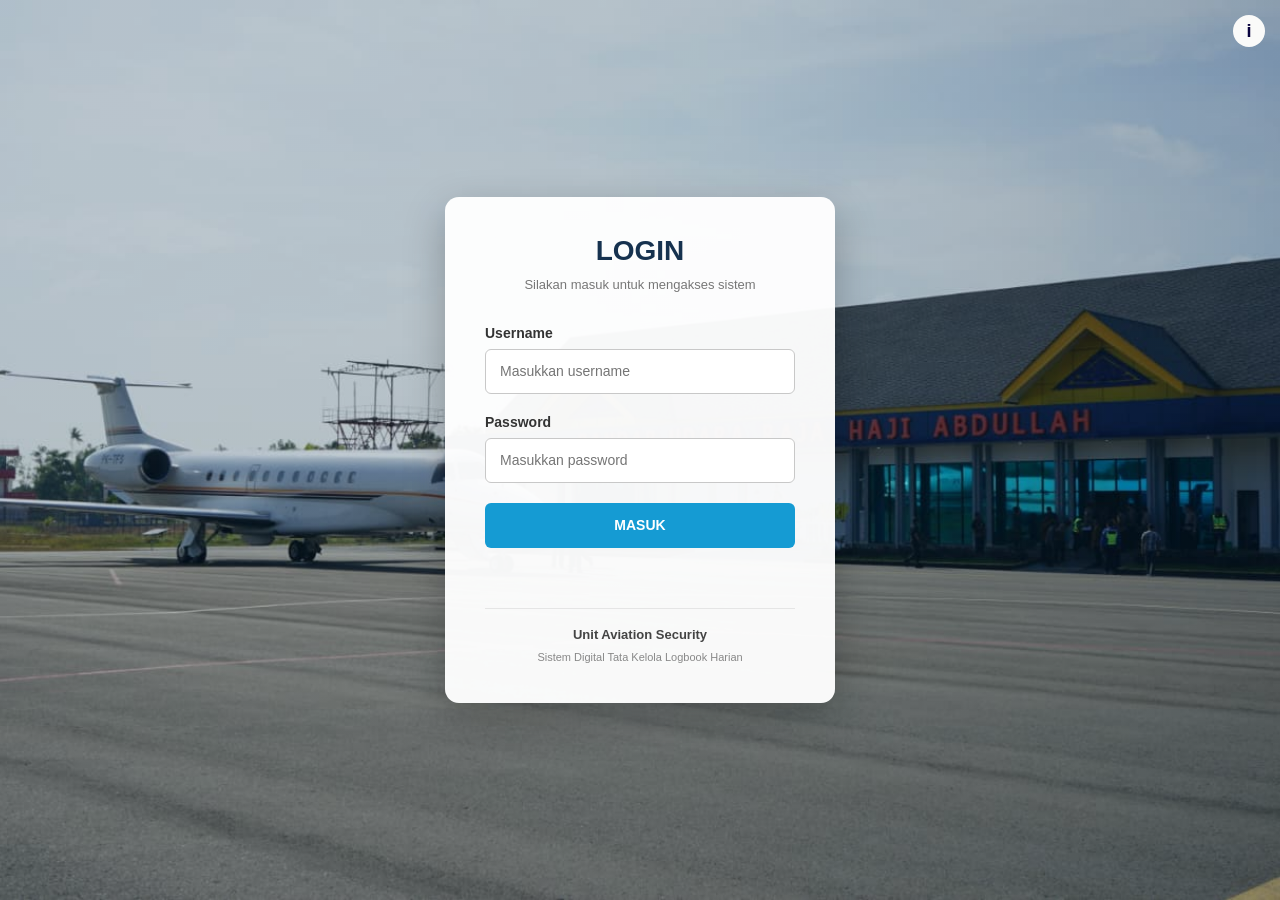
<file: index.html>
<!DOCTYPE html>
<html lang="id">

<head>
    <meta charset="UTF-8">
    <meta name="viewport" content="width=device-width, initial-scale=1.0">

    <title>LOGBOOK AVIATION SECURITY</title>

    <link rel="stylesheet" href="style.css">
</head>

<body>

<header>

    <div class="aviation-decoration">
        <div class="radar-circle"></div>
        <div class="radar-line"></div>
        <div class="shield-icon">🛡</div>
        <div class="plane-icon">✈</div>
    </div>

    <div class="airport-silhouette">
        <div class="tower"></div>
        <div class="building"></div>
        <div class="runway-line"></div>
    </div>

    <div class="digital-title">
        SISTEM LOGBOOK DIGITAL
    </div>

    <h1>UNIT AVIATION SECURITY</h1>

    <p>Bandar Udara Kelas III Raja Haji Abdullah</p>
    <p>Tanjung Balai Karimun - Kepulauan Riau</p>

    <div class="profile-area">

        <button class="profile-button" id="profile-button">
            <span class="profile-icon">👤</span>
            <span id="namaUser">User</span>
            <span class="profile-arrow">▾</span>
        </button>

        <div class="profile-menu" id="profile-menu">

            <div class="profile-info">
                <strong id="namaProfile"></strong>
                <span id="roleUser">USER</span>
            </div>

            <hr>

            <button id="btnLogout">
                Logout
            </button>

        </div>

    </div>

</header>


<!-- SIDEBAR -->

<div class="sidebar" id="sidebar">

    <div class="sidebar-brand">
        <strong>DIGITAL LOGBOOK</strong>
        <span>AVIATION SECURITY</span>
    </div>


    <div class="sidebar-title">
        MENU UTAMA
    </div>

    <button onclick="window.location.href='index.html'">
        🏠 Dashboard
    </button>


    <div class="sidebar-menu-group">

        <button type="button"
                class="sidebar-menu-toggle"
                id="btnLogbook">

            📋 LOGBOOK
            <span>▾</span>

        </button>


        <div class="sidebar-submenu" id="submenuLogbook">

            <button onclick="window.location.href='dailycheck.html'">
                X-Ray Bagasi
            </button>

            <button onclick="window.location.href='cabincheck.html'">
                X-Ray Cabin
            </button>

            <button onclick="window.location.href='cctv.html'">
                CCTV
            </button>

            <button onclick="window.location.href='patroli.html'">
                Patroli
            </button>

            <button onclick="window.location.href='hhmd.html'">
                Pemeriksaan HHMD
            </button>

            <button onclick="window.location.href='wtmd.html'">
                Pemeriksaan WTMD
            </button>

            <button onclick="window.location.href='pos.html'">
                Pos Jaga
            </button>

        </div>

    </div>


    <!-- ADMIN -->

    <div class="sidebar-title admin-menu"
         id="sidebarAdminTitle">

        ADMINISTRASI

    </div>

    <button class="admin-menu"
            id="sidebarAktivitas"
            onclick="window.location.href='aktivitas.html'">

        📋 Rekap Aktivitas Pengguna

    </button>

    <button class="admin-menu"
            id="sidebarPengguna"
            onclick="window.location.href='pengguna.html'">

        👥 Manajemen Pengguna

    </button>


    <!-- LAINNYA -->

    <div class="sidebar-title">
        LAINNYA
    </div>

    <button id="btnStatistik">
        📊 Statistik
    </button>

    <button onclick="window.location.href='arsip.html'">
        📁 Arsip PDF
    </button>

    <button onclick="window.location.href='panduan.html'">
        📖 Panduan Penggunaan
    </button>

    <button onclick="logout()">
        🚪 Logout
    </button>
    </div>


<button class="sidebar-toggle"
        id="sidebarToggle">

    ☰

</button>


<!-- MAIN -->

<main>


    <!-- WELCOME -->

    <section class="dashboard-welcome">

        <div>

            <span>WELCOME BACK</span>

            <h2 id="welcomeNama">
                Selamat Datang
            </h2>

            <p>
                Kelola dan pantau seluruh pencatatan
                Logbook Aviation Security dalam satu sistem.
            </p>

        </div>

        <div class="welcome-icon">
            🛡️
        </div>

    </section>


    <!-- STATISTIK -->

    <div class="stats-grid"
         id="panelStatistik">

        <div class="stat-card">

            <span>📋</span>

            <div>

                <strong id="totalLogbook">
                    0
                </strong>

                <p>
                    Total Logbook
                </p>

            </div>

        </div>


        <div class="stat-card">

            <span>📄</span>

            <div>

                <strong id="statBagasi">
                    0
                </strong>

                <p>
                    X-Ray Bagasi
                </p>

            </div>

        </div>


        <div class="stat-card">

            <span>📄</span>

            <div>

                <strong id="statCabin">
                    0
                </strong>

                <p>
                    X-Ray Cabin
                </p>

            </div>

        </div>


        <div class="stat-card">

            <span>📹</span>

            <div>

                <strong id="statCCTV">
                    0
                </strong>

                <p>
                    Logbook CCTV
                </p>

            </div>

        </div>


        <div class="stat-card">

            <span>🚶</span>

            <div>

                <strong id="statPatroli">
                    0
                </strong>

                <p>
                    Logbook Patroli
                </p>

            </div>

        </div>


        <div class="stat-card">

            <span>🔍</span>

            <div>

                <strong id="statHHMD">
                    0
                </strong>

                <p>
                    Pemeriksaan HHMD
                </p>

            </div>

        </div>


        <div class="stat-card">

            <span>🔍</span>

            <div>

                <strong id="statWTMD">
                    0
                </strong>

                <p>
                    Pemeriksaan WTMD
                </p>

            </div>

        </div>


        <div class="stat-card">

            <span>📄</span>

            <div>

                <strong id="statPos">
                    0
                </strong>

                <p>
                    Logbook Harian Pos Jaga
                </p>

            </div>

        </div>

    </div>


    <!-- TOMBOL KEMBALI -->

    <button type="button"
            id="btnKembaliMenu"
            style="
            display:none;
            margin:20px auto 25px;
            padding:9px 18px;
            background:#173f73;
            color:white;
            border:none;
            border-radius:7px;
            font-size:13px;
            font-weight:600;
            cursor:pointer;
            box-shadow:0 3px 8px rgba(0,0,0,0.12);
            ">

        ← Kembali ke Menu Utama

    </button>


    <!-- MENU UTAMA -->

    <div class="judul-menu"
         id="menuUtama">

        <h2>
            Menu Utama
        </h2>

        <p>
            Silahkan pilih menu yang ingin diakses.
        </p>

    </div>


    <!-- GRID LOGBOOK -->

    <div class="menu-grid"
         id="gridMenu">


        <div class="menu-card">

            <div class="menu-icon">
                📄
            </div>

            <h3>
                Daily Check X-Ray Bagasi
            </h3>

            <p>
                Logbook Pemeriksaan X-RAY Bagasi
                (Standard Test Piece)
            </p>

            <a href="dailycheck.html">
                <button>
                    Masuk
                </button>
            </a>

        </div>


        <div class="menu-card">

            <div class="menu-icon">
                📄
            </div>

            <h3>
                Daily Check X-Ray Cabin
            </h3>

            <p>
                Logbook Pemeriksaan X-RAY Cabin
                (Standard Test Piece)
            </p>

            <a href="cabincheck.html">
                <button>
                    Masuk
                </button>
            </a>

        </div>


        <div class="menu-card">

            <div class="menu-icon">
                🚶
            </div>

            <h3>
                Patroli Airside
            </h3>

            <p>
                Logbook Patroli Airside
            </p>

            <a href="patroli.html">
                <button>
                    Masuk
                </button>
            </a>

        </div>


        <div class="menu-card">

            <div class="menu-icon">
                📹
            </div>

            <h3>
                Checklist CCTV
            </h3>

            <p>
                Checklist CCTV
            </p>

            <a href="cctv.html">
                <button>
                    Masuk
                </button>
            </a>

        </div>


        <div class="menu-card">

            <div class="menu-icon">
                🔍
            </div>

            <h3>
                Daily Check Walk Through Metal Detector / WTMD
            </h3>

            <p>
                Logbook Pemeriksaan Walk Through Metal Detector
                (Object Test Piece)
            </p>

            <a href="wtmd.html">
                <button>
                    Masuk
                </button>
            </a>

        </div>


        <div class="menu-card">

            <div class="menu-icon">
                🔍
            </div>

            <h3>
                Daily Check Hand Held Metal Detector / HHMD
            </h3>

            <p>
                Logbook Pemeriksaan Hand Held Metal Detector
                (Object Test Piece)
            </p>

            <a href="hhmd.html">
                <button>
                    Masuk
                </button>
            </a>

        </div>

    </div>


    <!-- POS JAGA + ARSIP -->

    <div class="menu-bottom"
         id="menuBottom">


        <div class="menu-card">

            <div class="menu-icon">
                📤
            </div>

            <h3>
                Logbook Harian Pos Jaga
            </h3>

            <p>
                Logbook Pos Jaga
            </p>

            <a href="pos.html">
                <button>
                    Masuk
                </button>
            </a>

        </div>


        <div class="menu-card">

            <div class="menu-icon">
                📁
            </div>

            <h3>
                Arsip PDF
            </h3>

            <p>
                Melihat arsip PDF logbook
                yang telah tersimpan.
            </p>

            <a href="arsip.html">
                <button>
                    Masuk
                </button>
            </a>

        </div>

    </div>


    <!-- ADMIN CARD -->

    <div class="menu-card"
         id="menuAktivitas">

        <div class="menu-icon">
            📋
        </div>

        <h3>
            Rekap Aktivitas Pengguna
        </h3>

        <p>
            Melihat riwayat aktivitas pengguna
            pada sistem digital logbook.
        </p>

        <a href="aktivitas.html">
            <button>
                Masuk
            </button>
        </a>

    </div>


    <div class="menu-card"
         id="menuPengguna">

        <div class="menu-icon">
            👥
        </div>

        <h3>
            Manajemen Pengguna
        </h3>

        <p>
            Mengelola dan melihat data pengguna sistem.
        </p>

        <a href="pengguna.html">
            <button>
                Masuk
            </button>
        </a>

    </div>


    <!-- PANDUAN -->

    <div class="panduan">

        <h3>
            Panduan Website
        </h3>

        <p>
            Website ini digunakan sebagai sistem digital
            logbook aviation security untuk mencatat pemeriksaan
            harian fasilitas keamanan, patroli sisi udara,
            dan kegiatan jaga pos.
        </p>

    </div>


</main>


<hr>


<footer>

    <p>
        Copyright © 2026 LOGBOOK AVIATION SECURITY
        BANDAR UDARA RAJA HAJI ABDULLAH
    </p>

</footer>


<script>

/* =========================
   LOGIN USER
========================= */

const namaUser = localStorage.getItem("nama");
const roleUser = localStorage.getItem("role");

if (!namaUser || !roleUser) {
    window.location.href = "login.html";
}

document.getElementById("namaUser").textContent =
    namaUser || "User";

document.getElementById("namaProfile").textContent =
    namaUser || "User";

document.getElementById("roleUser").textContent =
    roleUser || "USER";

document.getElementById("welcomeNama").textContent =
    "Selamat Datang, " + (namaUser || "User");


/* =========================
   PROFILE
========================= */

document.getElementById("profile-button").onclick =
function () {

    const menu =
        document.getElementById("profile-menu");

    menu.style.display =
        menu.style.display === "block"
            ? "none"
            : "block";

};


document.getElementById("btnLogout").onclick =
function () {

    localStorage.clear();

    window.location.href =
        "login.html";

};


/* =========================
   SIDEBAR
========================= */

document.getElementById("sidebarToggle").onclick =
function () {

    document
        .getElementById("sidebar")
        .classList.toggle("active");

};


/* =========================
   SUBMENU LOGBOOK
========================= */

document.getElementById("btnLogbook").onclick =
function () {

    const submenu =
        document.getElementById("submenuLogbook");

    submenu.classList.toggle("active");

    this.classList.toggle("active");

};


/* =========================
   LOGOUT SIDEBAR
========================= */

function logout() {

    localStorage.clear();

    window.location.href =
        "login.html";

}


/* =========================
   ADMIN
========================= */

const currentRole =
    localStorage.getItem("role");

const cardAktivitas =
    document.getElementById("menuAktivitas");

const cardPengguna =
    document.getElementById("menuPengguna");

const sidebarAktivitas =
    document.getElementById("sidebarAktivitas");

const sidebarPengguna =
    document.getElementById("sidebarPengguna");

const sidebarAdminTitle =
    document.getElementById("sidebarAdminTitle");


if (currentRole === "ADMIN") {

    if (cardAktivitas) {
        cardAktivitas.style.display = "block";
    }

    if (cardPengguna) {
        cardPengguna.style.display = "block";
    }

    if (sidebarAktivitas) {
        sidebarAktivitas.style.display = "block";
    }

    if (sidebarPengguna) {
        sidebarPengguna.style.display = "block";
    }

    if (sidebarAdminTitle) {
        sidebarAdminTitle.style.display = "block";
    }

} else {

    if (cardAktivitas) {
        cardAktivitas.style.display = "none";
    }

    if (cardPengguna) {
        cardPengguna.style.display = "none";
    }

    if (sidebarAktivitas) {
        sidebarAktivitas.style.display = "none";
    }

    if (sidebarPengguna) {
        sidebarPengguna.style.display = "none";
    }

    if (sidebarAdminTitle) {
        sidebarAdminTitle.style.display = "none";
    }

}


/* =========================
   STATISTIK
========================= */

const WEB_APP_URL =
"https://script.google.com/macros/s/AKfycbx1uJw8LffWSSDZomAzMeddKumTqQlntW8sjgZ4zQk_gsE2r_Fpa9SZhTvmZO70PWlxpQ/exec";


fetch(WEB_APP_URL, {

    method: "POST",

    body: JSON.stringify({
        action: "statistik"
    })

})

.then(response => response.json())

.then(data => {

    console.log("RESPON SERVER:", data);

    if (data.status === "success") {

        document.getElementById("totalLogbook").textContent =
            data.total;

        document.getElementById("statBagasi").textContent =
            data.detail.DATA_XRAY_BAGASI;

        document.getElementById("statCabin").textContent =
            data.detail.DATA_XRAY_CABIN;

        document.getElementById("statCCTV").textContent =
            data.detail.DATA_LOGBOOK_CCTV;

        document.getElementById("statPatroli").textContent =
            data.detail.DATA_LOGBOOK_PATROLI;

        document.getElementById("statHHMD").textContent =
            data.detail.DATA_PEMERIKSAAN_HHMD;

        document.getElementById("statWTMD").textContent =
            data.detail.DATA_PEMERIKSAAN_WTMD;
        
        document.getElementById("statPos").textContent =
            data.detail.DATA_POS;
    }

})

.catch(error => {

    console.error(
        "Gagal mengambil statistik:",
        error
    );

});


/* =========================
   TOMBOL STATISTIK
========================= */

const panel =
    document.getElementById("panelStatistik");

const menuUtama =
    document.getElementById("menuUtama");

const gridMenu =
    document.getElementById("gridMenu");

const menuBottom =
    document.getElementById("menuBottom");
    panel.style.display = "none";

const btnKembali =
    document.getElementById("btnKembaliMenu");

const panduan =
    document.querySelector(".panduan");


document.getElementById("btnStatistik").onclick =
function () {

    panel.style.display = "grid";

    menuUtama.style.display = "none";

    gridMenu.style.display = "none";

    menuBottom.style.display = "none";

    if (cardAktivitas) {
        cardAktivitas.style.display = "none";
    }

    if (cardPengguna) {
        cardPengguna.style.display = "none";
    }

    if (panduan) {
        panduan.style.display = "none";
    }

    btnKembali.style.display = "block";

    document
        .getElementById("sidebar")
        .classList.remove("active");

    panel.scrollIntoView({
        behavior: "smooth",
        block: "start"
    });

};


/* =========================
   KEMBALI KE MENU
========================= */

btnKembali.onclick =
function () {

    panel.style.display = "none";

    menuUtama.style.display = "block";

    gridMenu.style.display = "grid";

    menuBottom.style.display = "flex";

    if (currentRole === "ADMIN") {

        if (cardAktivitas) {
            cardAktivitas.style.display = "block";
        }

        if (cardPengguna) {
            cardPengguna.style.display = "block";
        }

    }

    if (panduan) {
        panduan.style.display = "block";
    }

    this.style.display = "none";

    window.scrollTo({
        top: 0,
        behavior: "smooth"
    });

};


/* =========================
   BUKA STATISTIK DARI ARSIP
========================= */

if (window.location.hash === "#panelStatistik") {

    setTimeout(function () {

        document
            .getElementById("btnStatistik")
            .click();

    }, 300);

}

</script>

</body>
</html>
</file>
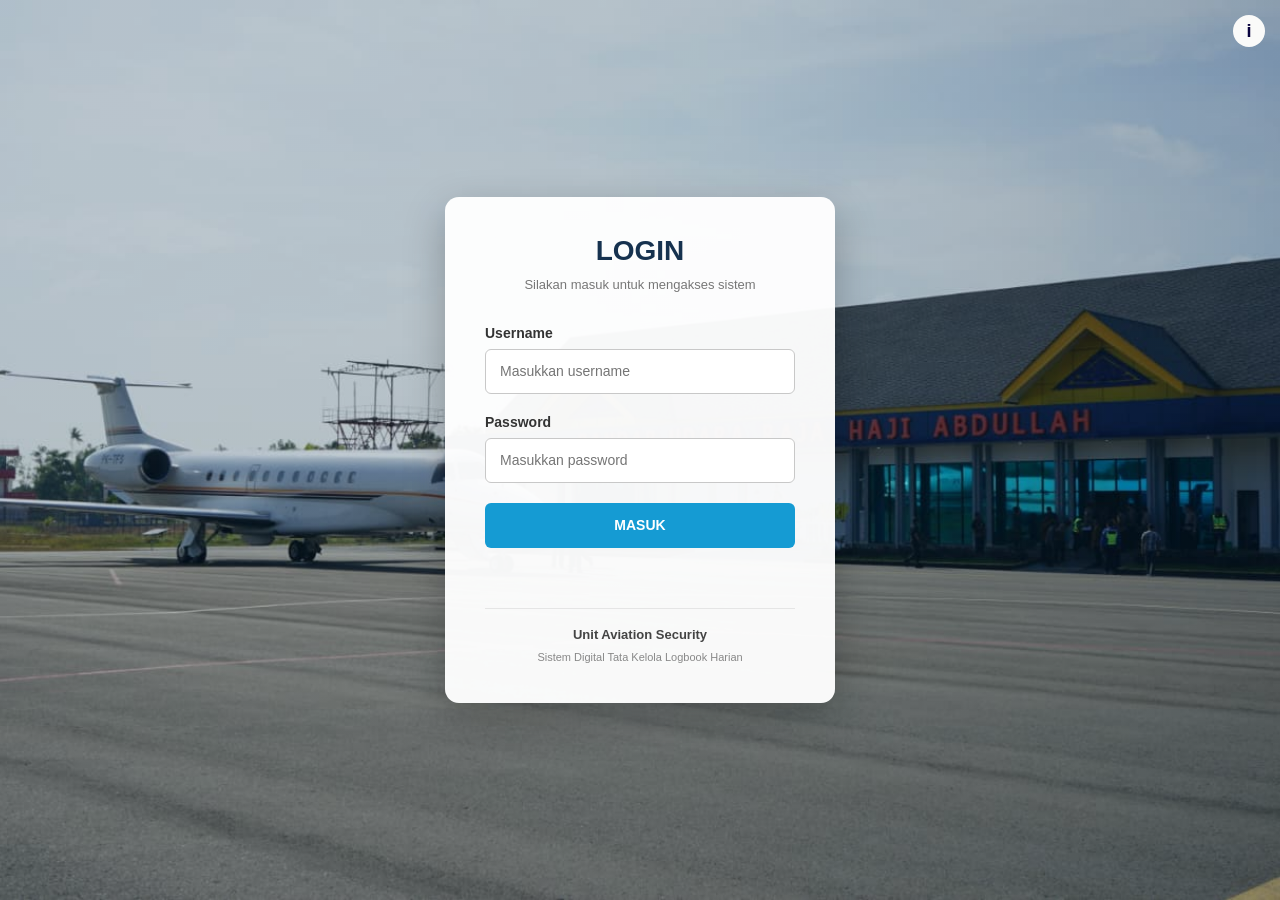
<file: aktivitas.html>
<!DOCTYPE html>
<html lang="id">
<head>
<meta charset="UTF-8">
<meta name="viewport" content="width=device-width, initial-scale=1.0">
<title>Rekap Aktivitas Pengguna</title>

<style>
* {
    box-sizing: border-box;
    margin: 0;
    padding: 0;
    font-family: Arial, sans-serif;
}

body {
    background: #eef3f8;
    color: #1e293b;
}

header {
    background: linear-gradient(135deg, #062653, #0b477d);
    color: white;
    text-align: center;
    padding: 28px 20px;
}

header .digital-title {
    font-size: 11px;
    letter-spacing: 4px;
    opacity: .8;
    margin-bottom: 8px;
}

header h1 {
    font-size: 26px;
    margin-bottom: 8px;
}

header p {
    font-size: 13px;
    opacity: .9;
}

main {
    width: 92%;
    max-width: 1200px;
    margin: 30px auto;
}

.panel {
    background: white;
    border-radius: 14px;
    padding: 25px;
    box-shadow: 0 5px 18px rgba(0,0,0,.08);
}

.panel-header {
    display: flex;
    justify-content: space-between;
    align-items: center;
    margin-bottom: 20px;
}

.panel-header h2 {
    color: #173f73;
    font-size: 21px;
}

#jumlahAktivitas {
    font-size: 13px;
    color: #64748b;
}

.table-wrapper {
    overflow-x: auto;
}

table {
    width: 100%;
    border-collapse: collapse;
}

th {
    background: #173f73;
    color: white;
    padding: 12px 10px;
    font-size: 13px;
    text-align: left;
}

td {
    padding: 11px 10px;
    border-bottom: 1px solid #e5e7eb;
    font-size: 13px;
}

tr:hover {
    background: #f8fafc;
}

.role {
    font-weight: 600;
}

.back-button {
    display: inline-block;
    margin-top: 20px;
    padding: 10px 17px;
    background: #173f73;
    color: white;
    text-decoration: none;
    border-radius: 8px;
    font-size: 13px;
}

.back-button:hover {
    background: #0f2f58;
}

.loading {
    text-align: center;
    padding: 30px;
    color: #64748b;
}

.error {
    text-align: center;
    padding: 30px;
    color: #b91c1c;
}

@media (max-width: 768px) {
    main {
        width: 95%;
        margin: 20px auto;
    }

    .panel {
        padding: 15px;
    }

    .panel-header {
        flex-direction: column;
        align-items: flex-start;
        gap: 5px;
    }

    th,
    td {
        white-space: nowrap;
    }
}
</style>
</head>

<body>

<script>
const roleUser = localStorage.getItem("role");

if (roleUser !== "ADMIN") {
    window.location.href = "index.html";
}
</script>

<header>
    <div class="digital-title">DIGITAL LOGBOOK SYSTEM</div>
    <h1>REKAP AKTIVITAS PENGGUNA</h1>
    <p>Digital Logbook Aviation Security</p>
    <p>Bandar Udara Raja Haji Abdullah</p>
</header>

<main>

    <div class="panel">

        <div class="panel-header">
            <h2>Riwayat Aktivitas</h2>
            <span id="jumlahAktivitas">Memuat data...</span>
        </div>

        <div id="hasilAktivitas">
            <div class="loading">
                Memuat aktivitas pengguna...
            </div>
        </div>

        <a href="index.html" class="back-button">
            ← Kembali ke Dashboard
        </a>

    </div>

</main>

<script>

const WEB_APP_URL = "https://script.google.com/macros/s/AKfycbx1uJw8LffWSSDZomAzMeddKumTqQlntW8sjgZ4zQk_gsE2r_Fpa9SZhTvmZO70PWlxpQ/exec";

function tampilkanAktivitas() {

    fetch(WEB_APP_URL, {
        method: "POST",
        body: JSON.stringify({
            action: "getAktivitas"
        })
    })

    .then(response => response.json())

    .then(data => {

        console.log("DATA AKTIVITAS:", data);

        if (data.status !== "success") {
            throw new Error(data.message || "Gagal mengambil data aktivitas.");
        }

        const aktivitas = data.aktivitas || [];

        document.getElementById("jumlahAktivitas").textContent =
            aktivitas.length + " aktivitas";

        if (aktivitas.length === 0) {

            document.getElementById("hasilAktivitas").innerHTML = `
                <div class="loading">
                    Belum ada aktivitas pengguna.
                </div>
            `;

            return;
        }

        let html = `
            <div class="table-wrapper">
                <table>
                    <thead>
                        <tr>
                            <th>No.</th>
                            <th>Waktu</th>
                            <th>Username</th>
                            <th>Nama</th>
                            <th>Role</th>
                            <th>Logbook</th>
                            <th>Aktivitas</th>
                        </tr>
                    </thead>
                    <tbody>
        `;

        aktivitas.reverse().forEach((item, index) => {

            const waktu = new Date(item.waktu);

            html += `
                <tr>
                    <td>${index + 1}</td>
                    <td>${waktu.toLocaleString("id-ID")}</td>
                    <td>${item.username || "-"}</td>
                    <td>${item.nama || "-"}</td>
                    <td class="role">${item.role || "-"}</td>
                    <td>${item.logbook || "-"}</td>
                    <td>${item.aktivitas || "-"}</td>
                </tr>
            `;

        });

        html += `
                    </tbody>
                </table>
            </div>
        `;

        document.getElementById("hasilAktivitas").innerHTML = html;

    })

    .catch(error => {

        console.error("ERROR AKTIVITAS:", error);

        document.getElementById("jumlahAktivitas").textContent = "";

        document.getElementById("hasilAktivitas").innerHTML = `
            <div class="error">
                Gagal memuat data aktivitas.
            </div>
        `;

    });
}

tampilkanAktivitas();

</script>

</body>
</html>
</file>
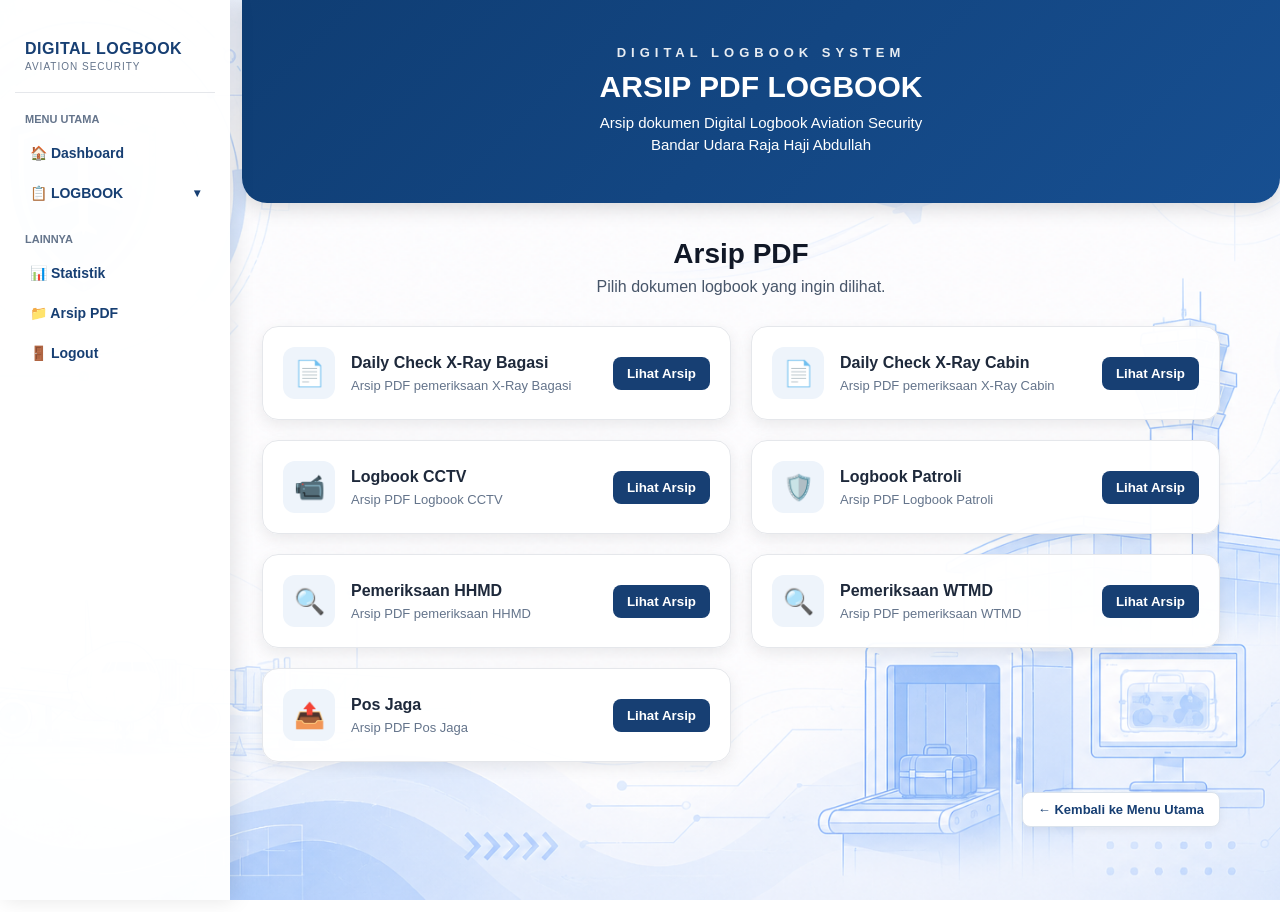
<file: arsip.html>
<!DOCTYPE html>
<html lang="id">
<head>
    <meta charset="UTF-8">
    <meta name="viewport" content="width=device-width, initial-scale=1.0">
    <title>Arsip PDF | Digital Logbook</title>
    <link rel="stylesheet" href="arsip.css">
</head>
<body>

    <!-- SIDEBAR -->
<div class="sidebar" id="sidebar">

    <div class="sidebar-brand">
        <strong>DIGITAL LOGBOOK</strong>
        <span>AVIATION SECURITY</span>
    </div>

    <div class="sidebar-title">MENU UTAMA</div>

    <button onclick="window.location.href='index.html'">
        🏠 Dashboard
    </button>

    <div class="sidebar-menu-group">

        <button type="button" class="sidebar-menu-toggle" id="btnLogbook">
            📋 LOGBOOK
            <span>▾</span>
        </button>

        <div class="sidebar-submenu" id="submenuLogbook">

            <button onclick="window.location.href='bagasi.html'">
                X-Ray Bagasi
            </button>

            <button onclick="window.location.href='cabin.html'">
                X-Ray Cabin
            </button>

            <button onclick="window.location.href='cctv.html'">
                CCTV
            </button>

            <button onclick="window.location.href='patroli.html'">
                Patroli
            </button>

            <button onclick="window.location.href='hhmd.html'">
                Pemeriksaan HHMD
            </button>

            <button onclick="window.location.href='wtmd.html'">
                Pemeriksaan WTMD
            </button>

            <button onclick="window.location.href='pos.html'">
                Pos Jaga
            </button>
        </div>

    </div>

    <div class="sidebar-title">LAINNYA</div>

    <button onclick="window.location.href='index.html#panelStatistik'">
        📊 Statistik
    </button>

    <button onclick="window.location.href='arsip.html'">
        📁 Arsip PDF
    </button>

    <button onclick="logout()">
        🚪 Logout
    </button>

</div>

<button class="sidebar-toggle" id="sidebarToggle">☰</button>
<header>
    <div class="header-center">
        <div class="digital-title">DIGITAL LOGBOOK SYSTEM</div>
        <h1>ARSIP PDF LOGBOOK</h1>
        <p>Arsip dokumen Digital Logbook Aviation Security</p>
        <p>Bandar Udara Raja Haji Abdullah</p>
    </div>
</header>

<main>
    <div class="judul-menu">
        <h2>Arsip PDF</h2>
        <p>Pilih dokumen logbook yang ingin dilihat.</p>
    </div>

    <div class="arsip-container">

        <div class="arsip-card">
            <div class="arsip-icon">📄</div>
            <div class="arsip-info">
                <h3>Daily Check X-Ray Bagasi</h3>
                <p>Arsip PDF pemeriksaan X-Ray Bagasi</p>
            </div>
            <button type="button" onclick="lihatArsipBagasi()">Lihat Arsip</button>
        </div>

        <div class="arsip-card">
            <div class="arsip-icon">📄</div>
            <div class="arsip-info">
                <h3>Daily Check X-Ray Cabin</h3>
                <p>Arsip PDF pemeriksaan X-Ray Cabin</p>
            </div>
            <button type="button" onclick="lihatArsipCabin()">Lihat Arsip</button>
        </div>
     

        <div class="arsip-card">
            <div class="arsip-icon">📹</div>
            <div class="arsip-info">
                <h3>Logbook CCTV</h3>
                <p>Arsip PDF Logbook CCTV</p>
            </div>
            <button type="button" onclick="lihatArsipCctv()">Lihat Arsip</button>
        </div>

        <div class="arsip-card">
            <div class="arsip-icon">🛡️</div>
            <div class="arsip-info">
                <h3>Logbook Patroli</h3>
                <p>Arsip PDF Logbook Patroli</p>
            </div>
            <button type="button" onclick="lihatArsipPatroli()">Lihat Arsip</button>
        </div>

        <div class="arsip-card">
            <div class="arsip-icon">🔍</div>
            <div class="arsip-info">
                <h3>Pemeriksaan HHMD</h3>
                <p>Arsip PDF pemeriksaan HHMD</p>
            </div>
            <button type="button" onclick="lihatArsipHhmd()">Lihat Arsip</button>
        </div>

        <div class="arsip-card">
            <div class="arsip-icon">🔍</div>
            <div class="arsip-info">
                <h3>Pemeriksaan WTMD</h3>
                <p>Arsip PDF pemeriksaan WTMD</p>
            </div>
            <button type="button" onclick="lihatArsipWtmd()">Lihat Arsip</button>
        </div>

        <div class="arsip-card">
            <div class="arsip-icon">📤</div>
            <div class="arsip-info">
                <h3>Pos Jaga</h3>
                <p>Arsip PDF Pos Jaga</p>
            </div>
            <button type="button" onclick="lihatArsipPos()">Lihat Arsip</button>
        </div>
    </div>
      
    <div id="daftarArsipBagasi"></div>
     <div id="daftarArsipCabin"></div>
     <div id="daftarArsipCctv"></div>
     <div id="daftarArsipPatroli"></div>
     <div id="daftarArsipHhmd"></div>
     <div id="daftarArsipWtmd"></div>
     <div id="daftarArsipPos"></div>

     <a href="index.html" class="btn-kembali">← Kembali ke Menu Utama</a>
</main>

<script>
const WEB_APP_URL = "https://script.google.com/macros/s/AKfycbymBHdinwQXvV0Sqap56TW5Fsfnqs_gfu99jR6Kspu1a0sbWIF-CnSmKW983sRME3s7/exec";

function lihatArsipBagasi() {
    const container = document.getElementById("daftarArsipBagasi");

    container.style.display = "block";

    container.innerHTML = `
        <div class="arsip-list">
            <h2>📁 Arsip X-Ray Bagasi</h2>
            <p class="loading-arsip">Memuat arsip...</p>
        </div>
    `;

    fetch(WEB_APP_URL, {
        method: "POST",
        body: JSON.stringify({
            action: "arsipBagasi"
        })
    })
    .then(async response => {
    const text = await response.text();
    console.log("RESPON MENTAH SERVER:", text);
    return JSON.parse(text);
})
    .then(data => {
        console.log("ARSIP BAGASI:", data);

        if (data.status !== "success") {
            container.innerHTML = `
                <div class="arsip-list">
                    <h2>📁 Arsip X-Ray Bagasi</h2>
                    <p>Gagal mengambil arsip.</p>
                </div>
            `;
            return;
        }

        const kelompok = {};

        data.arsip.forEach(file => {
            const namaFolder = file.folder || "ARSIP LAMA";

            if (!kelompok[namaFolder]) {
                kelompok[namaFolder] = [];
            }

            kelompok[namaFolder].push(file);
        });

        let html = `
            <div class="arsip-list">
                <div class="arsip-list-header">
                    <h2>📁 Arsip X-Ray Bagasi</h2>
                    <span>${data.arsip.length} file</span>
                </div>
        `;

        Object.keys(kelompok).forEach(namaFolder => {

            html += `
                <div class="arsip-folder">
                    <div class="arsip-folder-header">
                        <span>📁</span>
                        <strong>${namaFolder}</strong>
                    </div>
            `;

            kelompok[namaFolder].forEach(file => {

                const tanggal = new Date(file.tanggal).toLocaleDateString("id-ID", {
                    day: "2-digit",
                    month: "long",
                    year: "numeric"
                });

                html += `
                    <div class="arsip-item">
                        <div class="file-info">
                            <div class="file-icon">📄</div>
                            <div>
                                <strong>${file.nama}</strong>
                                <span>${tanggal}</span>
                            </div>
                        </div>

                        <a href="${file.url}" target="_blank" class="btn-pdf">
                            Buka PDF
                        </a>
                    </div>
                `;
            });

            html += `</div>`;
        });

        html += `</div>`;

        container.innerHTML = html;
    })
    .catch(error => {
        console.error("ERROR:", error);

        container.innerHTML = `
            <div class="arsip-list">
                <h2>📁 Arsip X-Ray Bagasi</h2>
                <p class="error-arsip">❌ Tidak dapat terhubung ke server.</p>
            </div>
        `;
    });
}

function lihatArsipCabin() {
    const container = document.getElementById("daftarArsipCabin");

    container.style.display = "block";

    container.innerHTML = `
        <div class="arsip-list">
            <h2>📁 Arsip X-Ray Cabin</h2>
            <p class="loading-arsip">Memuat arsip...</p>
        </div>
    `;

    fetch("https://script.google.com/macros/s/AKfycbzdiGUrAkx7XOKLtY_lnr1NlcNZoaaBentHUtgGdcr6pW6Nxfv0XGL2HMYbXzWerCj7/exec", {
        method: "POST",
        body: JSON.stringify({
            action: "arsipCabin"
        })
    })
    .then(async response => {
        const text = await response.text();
        console.log("RESPON MENTAH CABIN:", text);
        return JSON.parse(text);
    })
    .then(data => {
        console.log("ARSIP CABIN:", data);

        if (data.status !== "success") {
            throw new Error(data.message || "Gagal mengambil arsip Cabin");
        }

        const container = document.getElementById("daftarArsipCabin");

        if (!data.arsip || data.arsip.length === 0) {
            container.innerHTML = `
                <div class="arsip-list">
                    <h2>📁 Arsip X-Ray Cabin</h2>
                    <p class="loading-arsip">Belum ada arsip PDF.</p>
                </div>
            `;
            return;
        }

        let html = `
            <div class="arsip-list">
                <div class="arsip-list-header">
                    <h2>📁 Arsip X-Ray Cabin</h2>
                    <span>${data.arsip.length} PDF</span>
                </div>
        `;
//per folder
       const kelompok = {};

data.arsip.forEach(file => {
    if (!kelompok[file.folder]) {
        kelompok[file.folder] = [];
    }

    kelompok[file.folder].push(file);
});

Object.keys(kelompok).forEach(folder => {

    html += `
        <div class="folder-arsip">
            <h3>📁 ${folder}</h3>
    `;

    kelompok[folder].forEach(file => {

        html += `
            <div class="arsip-item">
                <div class="file-info">
                    <div class="file-icon">📄</div>
                    <div>
                        <strong>${file.nama}</strong>
                    </div>
                </div>

                <a href="${file.url}" target="_blank" class="btn-pdf">
                    Buka PDF
                </a>
            </div>
        `;
    });

    html += `</div>`;
});

        html += `</div>`;

        container.innerHTML = html;
    })
    .catch(error => {
        console.error("ERROR ARSIP CABIN:", error);

        document.getElementById("daftarArsipCabin").innerHTML = `
            <div class="arsip-list">
                <p class="error-arsip">
                    Gagal memuat arsip Cabin.
                </p>
            </div>
        `;
    });
}
/*arsip wtmd*/

function lihatArsipWtmd() {
    const container = document.getElementById("daftarArsipWtmd");

    container.style.display = "block";

    container.innerHTML = `
        <div class="arsip-list">
            <h2>📁 Arsip X-Ray WTMD</h2>
            <p class="loading-arsip">Memuat arsip...</p>
        </div>
    `;

    fetch("https://script.google.com/macros/s/AKfycbxrfkFmrmHE4xNPQX8czxoCePYvI7f_rDrW34Z_RGmtZA5f_y3EqwTiPbbzPTUj8AA5kg/exec", {
        method: "POST",
        body: JSON.stringify({
            action: "arsipWtmd"
        })
    })
    .then(async response => {
        const text = await response.text();
        console.log("RESPON MENTAH WTMD:", text);
        return JSON.parse(text);
    })
    .then(data => {
        console.log("ARSIP WTMD:", data);

        if (data.status !== "success") {
            throw new Error(data.message || "Gagal mengambil arsip WTMD");
        }

        const container = document.getElementById("daftarArsipWtmd");

        if (!data.arsip || data.arsip.length === 0) {
            container.innerHTML = `
                <div class="arsip-list">
                    <h2>📁 Arsip X-Ray WTMD</h2>
                    <p class="loading-arsip">Belum ada arsip PDF.</p>
                </div>
            `;
            return;
        }

        let html = `
            <div class="arsip-list">
                <div class="arsip-list-header">
                    <h2>📁 Arsip X-Ray WTMD</h2>
                    <span>${data.arsip.length} PDF</span>
                </div>
        `;

//per folder
        const kelompok = {};

data.arsip.forEach(file => {
    if (!kelompok[file.folder]) {
        kelompok[file.folder] = [];
    }

    kelompok[file.folder].push(file);
});

Object.keys(kelompok).forEach(folder => {

    html += `
        <div class="folder-arsip">
            <h3>📁 ${folder}</h3>
    `;

    kelompok[folder].forEach(file => {

        html += `
            <div class="arsip-item">
                <div class="file-info">
                    <div class="file-icon">📄</div>
                    <div>
                        <strong>${file.nama}</strong>
                    </div>
                </div>

                <a href="${file.url}" target="_blank" class="btn-pdf">
                    Buka PDF
                </a>
            </div>
        `;
    });

    html += `</div>`;
});

        html += `</div>`;

        container.innerHTML = html;
    })
    .catch(error => {
        console.error("ERROR ARSIP WTMD:", error);

        document.getElementById("daftarArsipWtmd").innerHTML = `
            <div class="arsip-list">
                <p class="error-arsip">
                    Gagal memuat arsip WTMD.
                </p>
            </div>
        `;
    });
}

/*arsip hhmd*/

function lihatArsipHhmd() {
    const container = document.getElementById("daftarArsipHhmd");

    container.style.display = "block";

    container.innerHTML = `
        <div class="arsip-list">
            <h2>📁 Arsip X-Ray HHMD</h2>
            <p class="loading-arsip">Memuat arsip...</p>
        </div>
    `;

    fetch("https://script.google.com/macros/s/AKfycbxBR6buyICTMzOz1wOpD0oyWzecwfqpIEyAQyq-0byVWmpdDNYxYbWBGlxOYV166LxllQ/exec", {
        method: "POST",
        body: JSON.stringify({
            action: "arsipHhmd"
        })
    })
    .then(async response => {
        const text = await response.text();
        console.log("RESPON MENTAH HHMD:", text);
        return JSON.parse(text);
    })
    .then(data => {
        console.log("ARSIP HHMD:", data);

        if (data.status !== "success") {
            throw new Error(data.message || "Gagal mengambil arsip HHMD");
        }

        const container = document.getElementById("daftarArsipHhmd");

        if (!data.arsip || data.arsip.length === 0) {
            container.innerHTML = `
                <div class="arsip-list">
                    <h2>📁 Arsip X-Ray HHMD</h2>
                    <p class="loading-arsip">Belum ada arsip PDF.</p>
                </div>
            `;
            return;
        }

        let html = `
            <div class="arsip-list">
                <div class="arsip-list-header">
                    <h2>📁 Arsip X-Ray HHMD</h2>
                    <span>${data.arsip.length} PDF</span>
                </div>
        `;
//per folder
        const kelompok = {};

data.arsip.forEach(file => {
    if (!kelompok[file.folder]) {
        kelompok[file.folder] = [];
    }

    kelompok[file.folder].push(file);
});

Object.keys(kelompok).forEach(folder => {

    html += `
        <div class="folder-arsip">
            <h3>📁 ${folder}</h3>
    `;

    kelompok[folder].forEach(file => {

        html += `
            <div class="arsip-item">
                <div class="file-info">
                    <div class="file-icon">📄</div>
                    <div>
                        <strong>${file.nama}</strong>
                    </div>
                </div>

                <a href="${file.url}" target="_blank" class="btn-pdf">
                    Buka PDF
                </a>
            </div>
        `;
    });

    html += `</div>`;
});
        html += `</div>`;

        container.innerHTML = html;
    })
    .catch(error => {
        console.error("ERROR ARSIP HHMD:", error);

        document.getElementById("daftarArsipHhmd").innerHTML = `
            <div class="arsip-list">
                <p class="error-arsip">
                    Gagal memuat arsip HHMD.
                </p>
            </div>
        `;
    });
}

/*arsip cctv*/

function lihatArsipCctv() {
    const container = document.getElementById("daftarArsipCctv");

    container.style.display = "block";

    container.innerHTML = `
        <div class="arsip-list">
            <h2>📁 Arsip X-Ray CCTV</h2>
            <p class="loading-arsip">Memuat arsip...</p>
        </div>
    `;

    fetch("https://script.google.com/macros/s/AKfycbwOCWzjiSGtmoik2lVUkMruglhxEkh1XTylw4BIE9gYdJuC38hY7WfrmB4MvMFXONYjVg/exec", {
        method: "POST",
        body: JSON.stringify({
            action: "arsipCctv"
        })
    })
    .then(async response => {
        const text = await response.text();
        console.log("RESPON MENTAH CCTV:", text);
        return JSON.parse(text);
    })
    .then(data => {
        console.log("ARSIP CCTV:", data);

        if (data.status !== "success") {
            throw new Error(data.message || "Gagal mengambil arsip CCTV");
        }

        const container = document.getElementById("daftarArsipCctv");

        if (!data.arsip || data.arsip.length === 0) {
            container.innerHTML = `
                <div class="arsip-list">
                    <h2>📁 Arsip X-Ray CCTV</h2>
                    <p class="loading-arsip">Belum ada arsip PDF.</p>
                </div>
            `;
            return;
        }

        let html = `
            <div class="arsip-list">
                <div class="arsip-list-header">
                    <h2>📁 Arsip X-Ray CCTV</h2>
                    <span>${data.arsip.length} PDF</span>
                </div>
        `;
const kelompok = {};

//per folder
data.arsip.forEach(file => {
    if (!kelompok[file.folder]) {
        kelompok[file.folder] = [];
    }

    kelompok[file.folder].push(file);
});

Object.keys(kelompok).forEach(folder => {

    html += `
        <div class="folder-arsip">
            <h3>📁 ${folder}</h3>
    `;

    kelompok[folder].forEach(file => {

        html += `
            <div class="arsip-item">
                <div class="file-info">
                    <div class="file-icon">📄</div>
                    <div>
                        <strong>${file.nama}</strong>
                    </div>
                </div>

                <a href="${file.url}" target="_blank" class="btn-pdf">
                    Buka PDF
                </a>
            </div>
        `;
    });

    html += `</div>`;
});

        html += `</div>`;

        container.innerHTML = html;
    })
    .catch(error => {
        console.error("ERROR ARSIP CCTV:", error);

        document.getElementById("daftarArsipCctv").innerHTML = `
            <div class="arsip-list">
                <p class="error-arsip">
                    Gagal memuat arsip CCTV.
                </p>
            </div>
        `;
    });
}
/*arsip patroli*/

function lihatArsipPatroli() {
    const container = document.getElementById("daftarArsipPatroli");

    container.style.display = "block";

    container.innerHTML = `
        <div class="arsip-list">
            <h2>📁 Arsip X-Ray Patroli</h2>
            <p class="loading-arsip">Memuat arsip...</p>
        </div>
    `;

    fetch("https://script.google.com/macros/s/AKfycbwfv5kQPoJdDpk0jflAOrR34-A_HEJlr0H2OLN4cKhyV8LIQuoBe90e90K_puNwz4Wn/exec", {
        method: "POST",
        body: JSON.stringify({
            action: "arsipPatroli"
        })
    })
    .then(async response => {
        const text = await response.text();
        console.log("RESPON MENTAH PATROLI:", text);
        return JSON.parse(text);
    })
    .then(data => {
        console.log("ARSIP PATROLI:", data);

        if (data.status !== "success") {
            throw new Error(data.message || "Gagal mengambil arsip Patroli");
        }

        const container = document.getElementById("daftarArsipPatroli");

        if (!data.arsip || data.arsip.length === 0) {
            container.innerHTML = `
                <div class="arsip-list">
                    <h2>📁 Arsip X-Ray Patroli</h2>
                    <p class="loading-arsip">Belum ada arsip PDF.</p>
                </div>
            `;
            return;
        }

        let html = `
            <div class="arsip-list">
                <div class="arsip-list-header">
                    <h2>📁 Arsip X-Ray Patroli</h2>
                    <span>${data.arsip.length} PDF</span>
                </div>
        `;


//per folder
const kelompok = {};

data.arsip.forEach(file => {
    if (!kelompok[file.folder]) {
        kelompok[file.folder] = [];
    }

    kelompok[file.folder].push(file);
});

Object.keys(kelompok).forEach(folder => {

    html += `
        <div class="folder-arsip">
            <h3>📁 ${folder}</h3>
    `;

    kelompok[folder].forEach(file => {

        html += `
            <div class="arsip-item">
                <div class="file-info">
                    <div class="file-icon">📄</div>
                    <div>
                        <strong>${file.nama}</strong>
                    </div>
                </div>

                <a href="${file.url}" target="_blank" class="btn-pdf">
                    Buka PDF
                </a>
            </div>
        `;
    });

    html += `</div>`;
});

        html += `</div>`;

        container.innerHTML = html;
    })
    .catch(error => {
        console.error("ERROR ARSIP PATROLI:", error);

        document.getElementById("daftarArsipPatroli").innerHTML = `
            <div class="arsip-list">
                <p class="error-arsip">
                    Gagal memuat arsip Patroli.
                </p>
            </div>
        `;
    });
}


const WEB_APP_URL_POS = "https://script.google.com/macros/s/AKfycbzQmQpmPZuui5-NH7qPuObKJkQFPSfdcVeafAucecOPkXquG07Lw79qhbO5FWO4724-dQ/exec";

function lihatArsipPos() {
    const container = document.getElementById("daftarArsipPos");

    container.style.display = "block";

    container.innerHTML = `
        <div class="arsip-list">
            <h2>📤 Arsip Jaga Pos</h2>
            <p class="loading-arsip">Memuat arsip...</p>
        </div>
    `;

    fetch(WEB_APP_URL_POS, {
        method: "POST",
        body: JSON.stringify({
            action: "arsipPos"
        })
    })
    .then(async response => {
    const text = await response.text();
    console.log("RESPON MENTAH SERVER:", text);
    return JSON.parse(text);
})
    .then(data => {
        console.log("ARSIP POS:", data);

        if (data.status !== "success") {
            container.innerHTML = `
                <div class="arsip-list">
                    <h2>📤 Arsip Pos</h2>
                    <p>Gagal mengambil arsip.</p>
                </div>
            `;
            return;
        }

        const kelompok = {};

        data.arsip.forEach(file => {
            const namaFolder = file.folder || "ARSIP LAMA";

            if (!kelompok[namaFolder]) {
                kelompok[namaFolder] = [];
            }

            kelompok[namaFolder].push(file);
        });

        let html = `
            <div class="arsip-list">
                <div class="arsip-list-header">
                    <h2>📤 Arsip Pos</h2>
                    <span>${data.arsip.length} file</span>
                </div>
        `;

        Object.keys(kelompok).forEach(namaFolder => {

            html += `
                <div class="arsip-folder">
                    <div class="arsip-folder-header">
                        <span>📤</span>
                        <strong>${namaFolder}</strong>
                    </div>
            `;

            kelompok[namaFolder].forEach(file => {

                const tanggal = new Date(file.tanggal).toLocaleDateString("id-ID", {
                    day: "2-digit",
                    month: "long",
                    year: "numeric"
                });

                html += `
                    <div class="arsip-item">
                        <div class="file-info">
                            <div class="file-icon">📤</div>
                            <div>
                                <strong>${file.nama}</strong>
                                <span>${tanggal}</span>
                            </div>
                        </div>

                        <a href="${file.url}" target="_blank" class="btn-pdf">
                            Buka PDF
                        </a>
                    </div>
                `;
            });

            html += `</div>`;
        });

        html += `</div>`;

        container.innerHTML = html;
    })
    .catch(error => {
        console.error("ERROR:", error);

        container.innerHTML = `
            <div class="arsip-list">
                <h2>📤 Arsip Pos</h2>
                <p class="error-arsip">❌ Tidak dapat terhubung ke server.</p>
            </div>
        `;
    });
}

// SIDEBAR MOBILE
document.getElementById("sidebarToggle").onclick = function () {
    document.getElementById("sidebar").classList.toggle("active");
};

// SUBMENU LOGBOOK
document.getElementById("btnLogbook").onclick = function () {
    const submenu = document.getElementById("submenuLogbook");

    submenu.classList.toggle("active");
    this.classList.toggle("active");
};

// LOGOUT
function logout() {
    localStorage.removeItem("nama");
    localStorage.removeItem("role");
    window.location.href = "login.html";
}
</script>

</body>
</html>
</file>
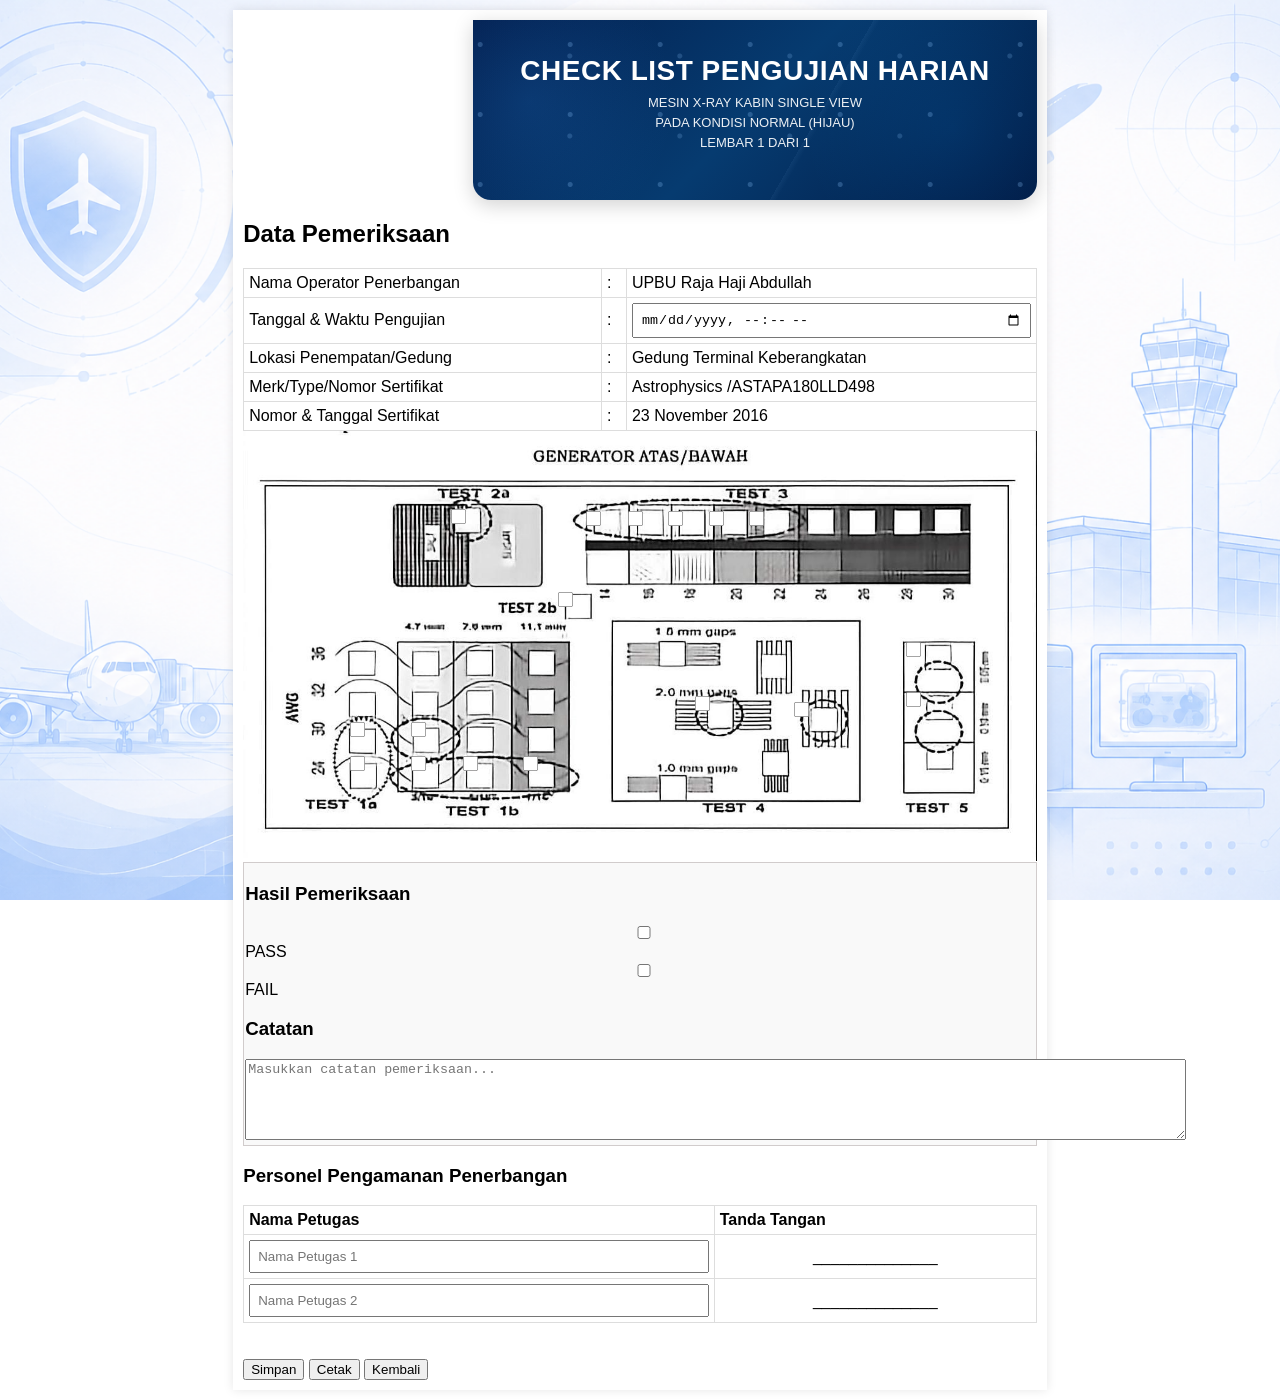
<file: cabincheck.html>
<!DOCTYPE html>
<html lang="en">
<head>
    <meta charset="UTF-8">
    <meta name="viewport" content="width=device-width, initial-scale=1.0">
    <title>Daily Check</title>
    <link rel="stylesheet" href="style.css">
</head>
<body>
    <div class="paper">
    <header>
        <h1> CHECK LIST PENGUJIAN HARIAN  </h1>
        <p> MESIN X-RAY KABIN SINGLE VIEW </p>
        <p> PADA KONDISI NORMAL (HIJAU)</p>
        <p> LEMBAR 1 DARI 1</p>
    </header>
<main>
    <h2>Data Pemeriksaan</h2>

<table>
    <tr>
        <td>Nama Operator Penerbangan</td>
        <td>:</td>
        <td>UPBU Raja Haji Abdullah</td>
    </tr>
    <tr>
        <td>Tanggal & Waktu Pengujian</td>
        <td>:</td>  
        <td><input type=datetime-local></td>
    </tr>
    <tr>
        <td> Lokasi Penempatan/Gedung</td>
        <td>:</td>
        <td> Gedung Terminal Keberangkatan</td>
    </tr>
    <tr>
        <td> Merk/Type/Nomor Sertifikat</td>
        <td>:</td>
        <td> Astrophysics /ASTAPA180LLD498</td>
    </tr>
    <tr>
        <td> Nomor & Tanggal Sertifikat</td>
        <td>:</td>
        <td> 23 November 2016 </td>
    </tr>

</table>

<div class="gambar-test">
    <img src="image/stpform.jpeg" 
    alt="Gambar Form Pemeriksaan X-Ray" 
    class="gambar-form">
<input type="checkbox" class = "cek test1a">
<input type="checkbox" class = "cek test1aa">
<input type="checkbox" class = "cek test1b">
<input type="checkbox" class = "cek test1bb">
<input type="checkbox" class = "cek test1bbb">
<input type="checkbox" class = "cek test1bbbb">
<input type="checkbox" class = "cek test2a">
<input type="checkbox" class = "cek test2b">
<input type="checkbox" class = "cek test3a">
<input type="checkbox" class = "cek test3aa">
<input type="checkbox" class = "cek test3aaa">
<input type="checkbox" class = "cek test3aaaa">
<input type="checkbox" class = "cek test3aaaaa">
<input type="checkbox" class = "cek test4a">
<input type="checkbox" class = "cek test4aa">
<input type="checkbox" class = "cek test5a">
<input type="checkbox" class = "cek test5aa">
</div>

<div class = "hasil-box">
<h3>Hasil Pemeriksaan</h3>
<label>
    <input type="checkbox" name="hasil" value="PASS"> PASS
</label>
<label>
    <input type="checkbox" name="hasil" value="FAIL"> FAIL
</label>

<h3>Catatan</h3>
<textarea name="catatan" rows="5" cols="115" placeholder="Masukkan catatan pemeriksaan..."></textarea>
</div>

<h3>Personel Pengamanan Penerbangan</h3>
<table style="width:100%;">
<tr>
<th align="left">Nama Petugas</th>
<th align="left">Tanda Tangan</th>
</tr>

<tr> 
<td>
<input type="text" name="petugas1" placeholder="Nama Petugas 1">
</td>

<td align="center">
    ______________
</td>
</tr>

<td>
    <input type="text" name="petugas2" placeholder="Nama Petugas 2">
</td>

<td align="center">
    ______________
</td>

</table>
<br><br>
<button type="button">Simpan</button>
<button type="button" onclick="window.print()">Cetak</button>
<button type="button" onclick="window.location.href='index.html'">Kembali</button>
</main>
</body>
</html>
</file>
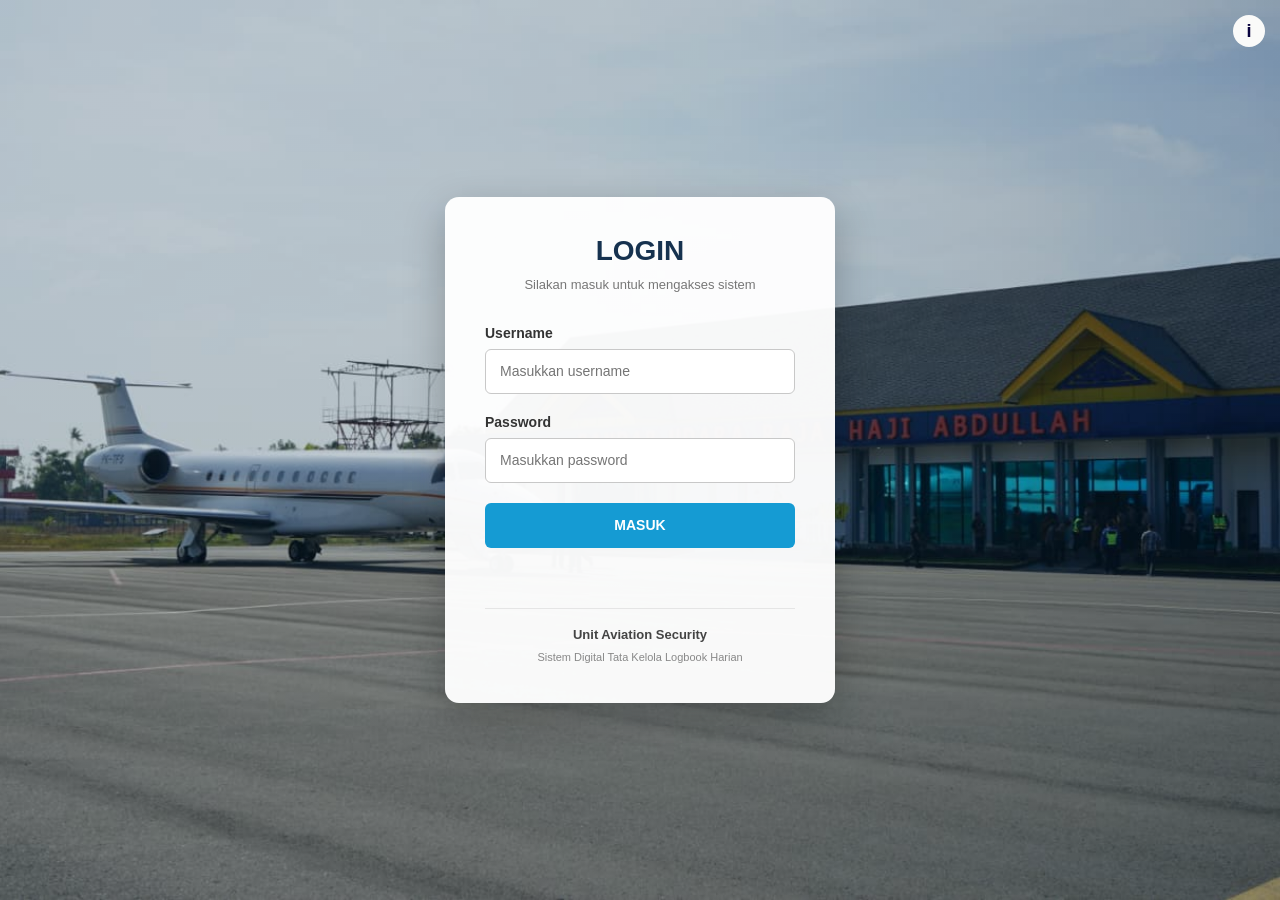
<file: login.html>
<!DOCTYPE html>
<html lang="id">

<head>
    <meta charset="UTF-8">
    <meta name="viewport" content="width=device-width, initial-scale=1.0">

    <title>Login | Sistem Digital</title>

    <link rel="stylesheet" href="login.css">
</head>

<body>

    <div class="login-page">
        <div class="login-card">
            <!-- HEADER LOGIN -->
            <div class="login-header">
                <h1>LOGIN</h1>
                <p>
                    Silakan masuk untuk mengakses sistem
                </p>
            </div>


            <!-- FORM LOGIN -->
            <div class="login-form">
                <div class="form-group">
                    <label for="username">
                        Username
                    </label>
                    <input
                        type="text"
                        id="username"
                        placeholder="Masukkan username"
                        autocomplete="username"
                    >
                </div>


                <div class="form-group">
                    <label for="password">
                        Password
                    </label>
                    <input
                        type="password"
                        id="password"
                        placeholder="Masukkan password"
                        autocomplete="current-password"
                    >
                </div>
<button type="button" id="btnLogin" class="btn-login">
    <span id="loginText">MASUK</span>
    <span id="loginSpinner" class="login-spinner"></span>
</button>
<button type="button" id="btnPanduan" class="btn-tanya">i</button>

<div id="modalPanduan" class="modal-panduan">
    <div class="isi-panduan">
        <button type="button" id="tutupPanduan" class="tutup-panduan">×</button>

        <h3>📖 Reminder</h3>
        <p>Jika Terdapat Kendala Pada Saat Login, Silahkan Menghubungi Admin Pengelola Logbook Digital Unit Aviation Security</p>
        

        <a href="panduan.html" class="panduan-lengkap">
            Lihat Panduan Lengkap
        </a>
    </div>
</div>


                <p
                    id="pesanLogin"
                    class="pesan-login">
                </p>

            </div>


            <!-- FOOTER -->
            <div class="login-footer">
                <p>
                    Unit Aviation Security
                </p>
                <span>
                    Sistem Digital Tata Kelola Logbook Harian
                </span>

            </div>

        </div>

    </div>


    <!-- JAVASCRIPT LOGIN -->
    <script src="login.js"></script>
    <script>
        const btnPanduan = document.getElementById("btnPanduan");
const modalPanduan = document.getElementById("modalPanduan");
const tutupPanduan = document.getElementById("tutupPanduan");

btnPanduan.onclick = () => {
    modalPanduan.style.display = "flex";
};

tutupPanduan.onclick = () => {
    modalPanduan.style.display = "none";
};

modalPanduan.onclick = (e) => {
    if (e.target === modalPanduan) {
        modalPanduan.style.display = "none";
    }
};
    </script>


</body>

</html>
</file>
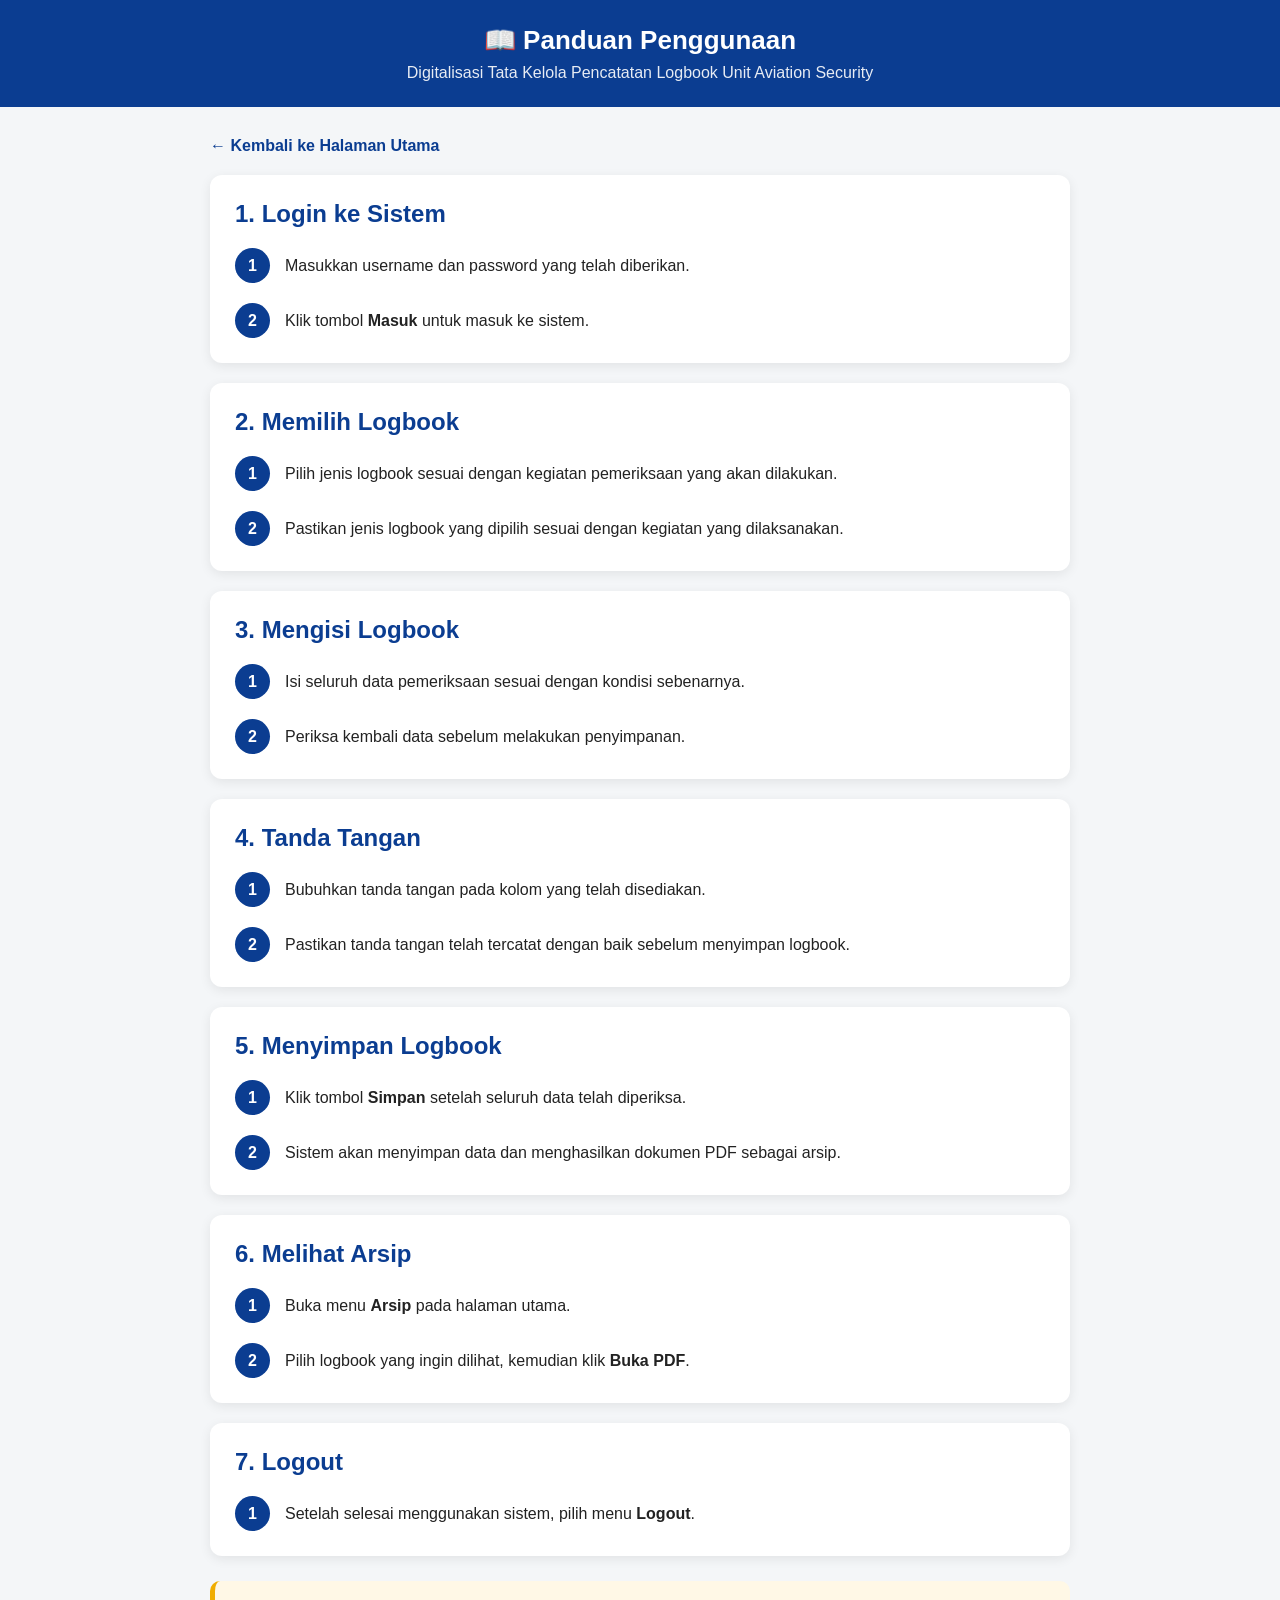
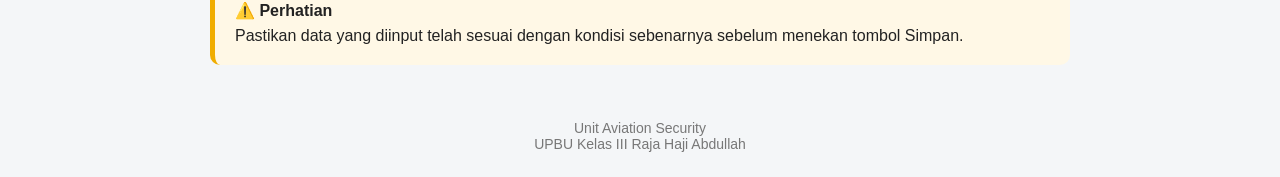
<file: panduan.html>
<!DOCTYPE html>
<html lang="id">
<head>
    <meta charset="UTF-8">
    <meta name="viewport" content="width=device-width, initial-scale=1.0">

    <title>Panduan Penggunaan - Logbook AVSEC</title>

    <style>
        * {
            box-sizing: border-box;
            font-family: Arial, sans-serif;
        }

        body {
            margin: 0;
            background: #f4f6f8;
            color: #222;
        }

        .header {
            background: #0b3d91;
            color: white;
            padding: 25px;
            text-align: center;
        }

        .header h1 {
            margin: 0;
            font-size: 26px;
        }

        .header p {
            margin: 8px 0 0;
            opacity: 0.9;
        }

        .container {
            max-width: 900px;
            margin: 30px auto;
            padding: 0 20px;
        }

        .card {
            background: white;
            padding: 25px;
            margin-bottom: 20px;
            border-radius: 12px;
            box-shadow: 0 3px 12px rgba(0,0,0,0.08);
        }

        .card h2 {
            margin-top: 0;
            color: #0b3d91;
        }

        .step {
            display: flex;
            gap: 15px;
            margin-top: 20px;
            align-items: flex-start;
        }

        .number {
            min-width: 35px;
            height: 35px;
            background: #0b3d91;
            color: white;
            border-radius: 50%;
            display: flex;
            align-items: center;
            justify-content: center;
            font-weight: bold;
        }

        .step p {
            margin: 5px 0 0;
            line-height: 1.6;
        }

        .back {
            display: inline-block;
            margin-bottom: 20px;
            text-decoration: none;
            color: #0b3d91;
            font-weight: bold;
        }

        .footer {
            text-align: center;
            padding: 25px;
            color: #777;
            font-size: 14px;
        }

        .warning {
            margin-top: 25px;
            background: #fff8e6;
            border-left: 5px solid #f0ad00;
            padding: 20px;
            border-radius: 10px;
        }

        .warning strong {
            display: block;
            margin-bottom: 7px;
        }
    </style>
</head>

<body>

    <div class="header">
        <h1>📖 Panduan Penggunaan</h1>
        <p>Digitalisasi Tata Kelola Pencatatan Logbook Unit Aviation Security</p>
    </div>

    <div class="container">

        <a href="index.html" class="back">
            ← Kembali ke Halaman Utama
        </a>

        <div class="card">
            <h2>1. Login ke Sistem</h2>

            <div class="step">
                <div class="number">1</div>
                <p>
                    Masukkan username dan password yang telah diberikan.
                </p>
            </div>

            <div class="step">
                <div class="number">2</div>
                <p>
                    Klik tombol <b>Masuk</b> untuk masuk ke sistem.
                </p>
            </div>
        </div>

        <div class="card">
            <h2>2. Memilih Logbook</h2>

            <div class="step">
                <div class="number">1</div>
                <p>
                    Pilih jenis logbook sesuai dengan kegiatan pemeriksaan
                    yang akan dilakukan.
                </p>
            </div>

            <div class="step">
                <div class="number">2</div>
                <p>
                    Pastikan jenis logbook yang dipilih sesuai dengan
                    kegiatan yang dilaksanakan.
                </p>
            </div>
        </div>

        <div class="card">
            <h2>3. Mengisi Logbook</h2>

            <div class="step">
                <div class="number">1</div>
                <p>
                    Isi seluruh data pemeriksaan sesuai dengan kondisi
                    sebenarnya.
                </p>
            </div>

            <div class="step">
                <div class="number">2</div>
                <p>
                    Periksa kembali data sebelum melakukan penyimpanan.
                </p>
            </div>
        </div>

        <div class="card">
            <h2>4. Tanda Tangan</h2>

            <div class="step">
                <div class="number">1</div>
                <p>
                    Bubuhkan tanda tangan pada kolom yang telah disediakan.
                </p>
            </div>

            <div class="step">
                <div class="number">2</div>
                <p>
                    Pastikan tanda tangan telah tercatat dengan baik sebelum
                    menyimpan logbook.
                </p>
            </div>
        </div>

        <div class="card">
            <h2>5. Menyimpan Logbook</h2>

            <div class="step">
                <div class="number">1</div>
                <p>
                    Klik tombol <b>Simpan</b> setelah seluruh data telah
                    diperiksa.
                </p>
            </div>

            <div class="step">
                <div class="number">2</div>
                <p>
                    Sistem akan menyimpan data dan menghasilkan dokumen
                    PDF sebagai arsip.
                </p>
            </div>
        </div>

        <div class="card">
            <h2>6. Melihat Arsip</h2>

            <div class="step">
                <div class="number">1</div>
                <p>
                    Buka menu <b>Arsip</b> pada halaman utama.
                </p>
            </div>

            <div class="step">
                <div class="number">2</div>
                <p>
                    Pilih logbook yang ingin dilihat, kemudian klik
                    <b>Buka PDF</b>.
                </p>
            </div>
        </div>

        <div class="card">
            <h2>7. Logout</h2>

            <div class="step">
                <div class="number">1</div>
                <p>
                    Setelah selesai menggunakan sistem, pilih menu
                    <b>Logout</b>.
                </p>
            </div>
        </div>
        <div class="warning">
            <strong>⚠️ Perhatian</strong>
            Pastikan data yang diinput telah sesuai dengan kondisi
            sebenarnya sebelum menekan tombol Simpan.
        </div>

    </div>

    <div class="footer">
        Unit Aviation Security<br>
        UPBU Kelas III Raja Haji Abdullah
    </div>

</body>
</html>
</file>
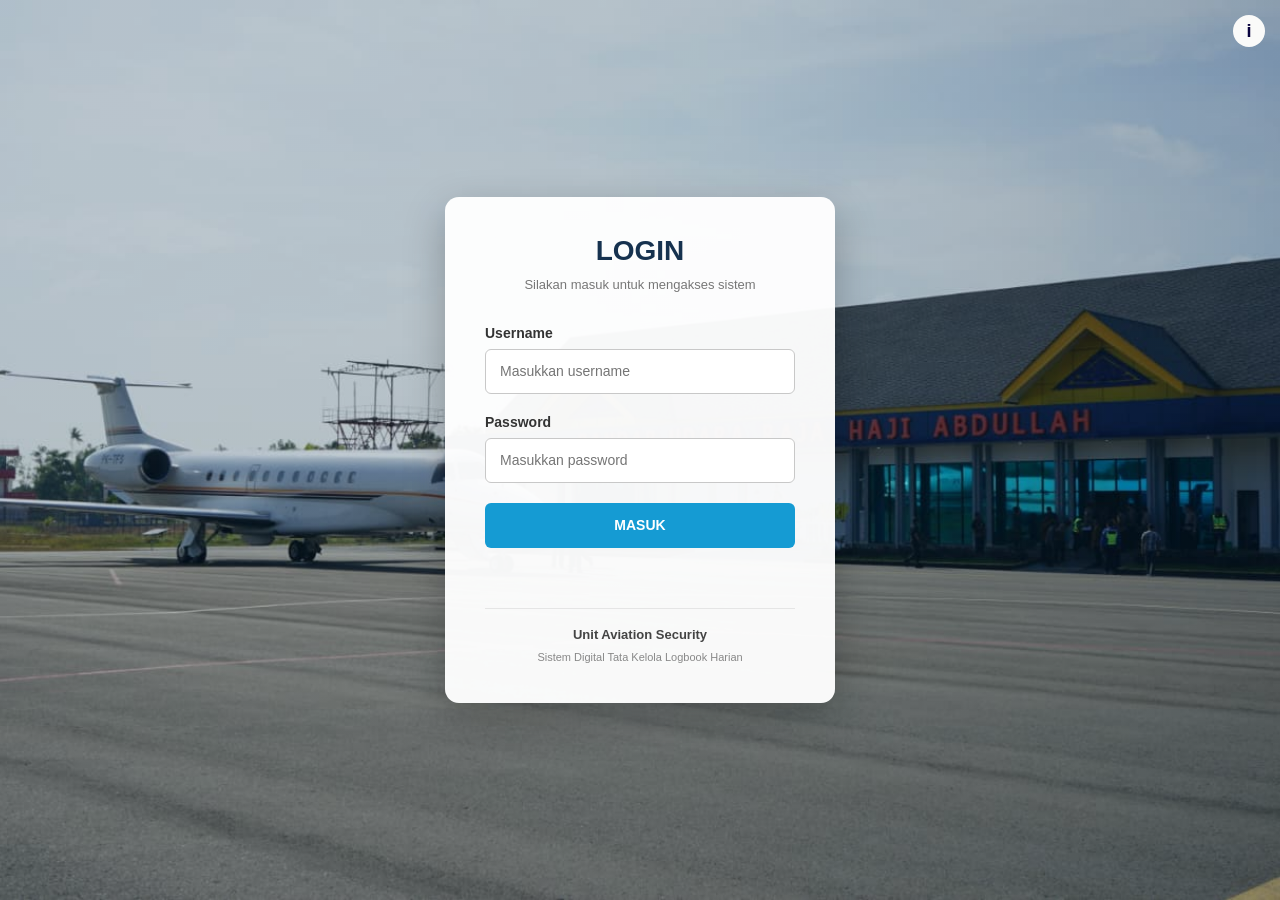
<file: pengguna.html>
<!DOCTYPE html>
<html lang="id">
<head>
<meta charset="UTF-8">
<meta name="viewport" content="width=device-width, initial-scale=1.0">
<title>Manajemen Pengguna</title>

<style>

.btn-nonaktif,
.btn-aktif {
    border: none;
    border-radius: 6px;
    padding: 7px 10px;
    color: white;
    cursor: pointer;
    font-size: 12px;
}

.btn-nonaktif {
    background: #dc2626;
}

.btn-nonaktif:hover {
    background: #b91c1c;
}

.btn-aktif {
    background: #15803d;
}

.btn-aktif:hover {
    background: #166534;
}
* {
    box-sizing: border-box;
    margin: 0;
    padding: 0;
    font-family: Arial, sans-serif;
}

body {
    background: #eef3f8;
    color: #1e293b;
}

header {
    background: linear-gradient(135deg, #062653, #0b477d);
    color: white;
    text-align: center;
    padding: 28px 20px;
}

header .digital-title {
    font-size: 11px;
    letter-spacing: 4px;
    opacity: .8;
    margin-bottom: 8px;
}

header h1 {
    font-size: 26px;
    margin-bottom: 8px;
}

header p {
    font-size: 13px;
    opacity: .9;
}

main {
    width: 92%;
    max-width: 1200px;
    margin: 30px auto;
}

.panel {
    background: white;
    border-radius: 14px;
    padding: 25px;
    box-shadow: 0 5px 18px rgba(0,0,0,.08);
}

.panel-header {
    display: flex;
    justify-content: space-between;
    align-items: center;
    margin-bottom: 20px;
}

.panel-header h2 {
    color: #173f73;
    font-size: 21px;
}

#jumlahUser {
    font-size: 13px;
    color: #64748b;
}

.table-wrapper {
    overflow-x: auto;
}

table {
    width: 100%;
    border-collapse: collapse;
}

th {
    background: #173f73;
    color: white;
    padding: 12px 10px;
    font-size: 13px;
    text-align: left;
}

td {
    padding: 11px 10px;
    border-bottom: 1px solid #e5e7eb;
    font-size: 13px;
}

tr:hover {
    background: #f8fafc;
}

.role,
.status {
    font-weight: 600;
}

.status {
    color: #15803d;
}

.back-button {
    display: inline-block;
    margin-top: 20px;
    padding: 10px 17px;
    background: #173f73;
    color: white;
    text-decoration: none;
    border-radius: 8px;
    font-size: 13px;
}

.back-button:hover {
    background: #0f2f58;
}

.loading {
    text-align: center;
    padding: 30px;
    color: #64748b;
}

.error {
    text-align: center;
    padding: 30px;
    color: #b91c1c;
}
.btn-tambah {
    padding: 10px 16px;
    border: none;
    border-radius: 8px;
    background: #173f73;
    color: white;
    cursor: pointer;
    font-size: 13px;
}

.btn-tambah:hover {
    background: #0f2f58;
}

.form-user {
    background: #f8fafc;
    border: 1px solid #e2e8f0;
    border-radius: 10px;
    padding: 20px;
    margin-bottom: 25px;
}

.form-user h3 {
    color: #173f73;
    margin-bottom: 18px;
}

.form-grid {
    display: grid;
    grid-template-columns: 1fr 1fr;
    gap: 15px;
}

.form-group {
    display: flex;
    flex-direction: column;
    gap: 6px;
}

.form-group label {
    font-size: 13px;
    font-weight: 600;
}

.form-group input,
.form-group select {
    padding: 10px;
    border: 1px solid #cbd5e1;
    border-radius: 7px;
    font-size: 13px;
}

.form-actions {
    display: flex;
    gap: 10px;
    margin-top: 18px;
}

.btn-simpan,
.btn-batal {
    padding: 10px 16px;
    border: none;
    border-radius: 8px;
    color: white;
    cursor: pointer;
    font-size: 13px;
}

.btn-simpan {
    background: #15803d;
}

.btn-batal {
    background: #64748b;
}

@media (max-width: 768px) {
    .form-grid {
        grid-template-columns: 1fr;
    }

    .panel-header {
        gap: 15px;
    }
}
@media (max-width: 768px) {
    main {
        width: 95%;
        margin: 20px auto;
    }

    .panel {
        padding: 15px;
    }

    .panel-header {
        flex-direction: column;
        align-items: flex-start;
        gap: 5px;
    }

    th,
    td {
        white-space: nowrap;
    }
}
</style>
</head>

<body>

<script>
const roleUser = localStorage.getItem("role");

if (roleUser !== "ADMIN") {
    window.location.href = "index.html";
}
</script>

<header>
    <div class="digital-title">DIGITAL LOGBOOK SYSTEM</div>
    <h1>MANAJEMEN PENGGUNA</h1>
    <p>Digital Logbook Aviation Security</p>
    <p>Bandar Udara Raja Haji Abdullah</p>
</header>

<main>
    <div class="panel">

        <div class="panel-header">
    <div>
        <h2>Daftar Pengguna</h2>
        <span id="jumlahUser">Memuat data...</span>
    </div>

    <button type="button" class="btn-tambah" onclick="bukaFormUser()">
        + Tambah Pengguna
    </button>
</div>
<div id="formUser" class="form-user" style="display:none;">

    <h3>Tambah Pengguna Baru</h3>

    <div class="form-grid">

        <div class="form-group">
            <label>Username</label>
            <input type="text" id="usernameBaru" placeholder="Masukkan username">
        </div>

        <div class="form-group">
            <label>Nama Lengkap</label>
            <input type="text" id="namaBaru" placeholder="Masukkan nama lengkap">
        </div>

        <div class="form-group">
            <label>Password</label>
            <input type="password" id="passwordBaru" placeholder="Masukkan password">
        </div>

        <div class="form-group">
            <label>Role</label>
            <select id="roleBaru">
                <option value="USER">USER</option>
                <option value="ADMIN">ADMIN</option>
            </select>
        </div>

    </div>

    <div class="form-actions">
        <button type="button" class="btn-simpan" onclick="simpanUser()">
            Simpan Pengguna
        </button>

        <button type="button" class="btn-batal" onclick="tutupFormUser()">
            Batal
        </button>
    </div>

</div>

        <div id="hasilUser">
            <div class="loading">
                Memuat data pengguna...
            </div>
        </div>

        <a href="index.html" class="back-button">
            ← Kembali ke Dashboard
        </a>

    </div>


</main>


<script>

const WEB_APP_URL =
"https://script.google.com/macros/s/AKfycbx1uJw8LffWSSDZomAzMeddKumTqQlntW8sjgZ4zQk_gsE2r_Fpa9SZhTvmZO70PWlxpQ/exec";

function tampilkanUser() {

    fetch(WEB_APP_URL, {
        method: "POST",
        body: JSON.stringify({
            action: "getDaftarUser"
        })
    })

    .then(response => response.json())

    .then(data => {

        console.log("DATA USER:", data);

        if (data.status !== "success") {
            throw new Error(
                data.message || "Gagal mengambil data pengguna."
            );
        }

        const users = data.users || [];

        document.getElementById("jumlahUser").textContent =
            users.length + " pengguna";

        if (users.length === 0) {

            document.getElementById("hasilUser").innerHTML =
                `<div class="loading">
                    Belum ada data pengguna.
                </div>`;

            return;
        }

        let html = `
            <div class="table-wrapper">
            <table>
                <thead>
                    <tr>
                        <th>No.</th>
                        <th>Username</th>
                        <th>Nama</th>
                        <th>Role</th>
                        <th>Status</th>
                        <th>Tanggal Dibuat</th>
                        <th>Aksi</th>
                    </tr>
                </thead>
                <tbody>
        `;

        users.forEach((user, index) => {

            const tanggal = user.tanggalDibuat
                ? new Date(user.tanggalDibuat)
                    .toLocaleDateString("id-ID")
                : "-";
html += `
    <tr>
        <td>${index + 1}</td>
        <td>${user.username || "-"}</td>
        <td>${user.nama || "-"}</td>
        <td class="role">${user.role || "-"}</td>
        <td class="status">${user.status || "-"}</td>
        <td>${tanggal}</td>
        <td>
            ${
                user.status === "AKTIF"
                ? `<button class="btn-nonaktif" onclick="ubahStatus('${user.username}', 'NONAKTIF')">
                    Nonaktifkan
                  </button>`
                : `<button class="btn-aktif" onclick="ubahStatus('${user.username}', 'AKTIF')">
                    Aktifkan
                  </button>`
            }
        </td>
    </tr>
`;
        });

        html += `
                </tbody>
            </table>
            </div>
        `;

        document.getElementById("hasilUser").innerHTML = html;

    })

    .catch(error => {

        console.error("ERROR USER:", error);

        document.getElementById("jumlahUser").textContent = "";

        document.getElementById("hasilUser").innerHTML =
            `<div class="error">
                Gagal memuat data pengguna.
            </div>`;
    });
}

tampilkanUser();


function bukaFormUser() {
    document.getElementById("formUser").style.display = "block";
}

function tutupFormUser() {
    document.getElementById("formUser").style.display = "none";

    document.getElementById("usernameBaru").value = "";
    document.getElementById("namaBaru").value = "";
    document.getElementById("passwordBaru").value = "";
    document.getElementById("roleBaru").value = "USER";
}

function simpanUser() {

    const username = document.getElementById("usernameBaru").value.trim();
    const nama = document.getElementById("namaBaru").value.trim();
    const password = document.getElementById("passwordBaru").value;
    const role = document.getElementById("roleBaru").value;

    if (!username || !nama || !password) {
        alert("Username, nama lengkap, dan password wajib diisi.");
        return;
    }

    const konfirmasi = confirm(
        "Apakah data pengguna sudah benar?\n\n" +
        "Username: " + username + "\n" +
        "Nama: " + nama + "\n" +
        "Role: " + role
    );

    if (!konfirmasi) {
        return;
    }

    fetch(WEB_APP_URL, {
        method: "POST",
        body: JSON.stringify({
            action: "tambahUser",
            username: username,
            nama: nama,
            password: password,
            role: role
        })
    })

    .then(response => response.json())

    .then(data => {

        console.log("HASIL TAMBAH USER:", data);

        if (data.status !== "success") {
            alert(data.message || "Gagal menambahkan pengguna.");
            return;
        }

        alert("Pengguna berhasil ditambahkan.");

        tutupFormUser();

        tampilkanUser();
    })

    .catch(error => {

        console.error("ERROR TAMBAH USER:", error);

        alert("Tidak dapat terhubung ke server.");
    });
}


function ubahStatus(username, statusBaru) {

    const aksi = statusBaru === "NONAKTIF"
        ? "menonaktifkan"
        : "mengaktifkan kembali";

    const konfirmasi = confirm(
        "Apakah kamu yakin ingin " + aksi + " pengguna:\n\n" +
        username + "?"
    );

    if (!konfirmasi) return;

    fetch(WEB_APP_URL, {
        method: "POST",
        body: JSON.stringify({
            action: "ubahStatusUser",
            username: username,
            status: statusBaru
        })
    })
    .then(response => response.json())
    .then(data => {

        console.log("HASIL UBAH STATUS:", data);

        if (data.status !== "success") {
            alert(data.message || "Gagal mengubah status pengguna.");
            return;
        }

        alert(
            statusBaru === "NONAKTIF"
            ? "Pengguna berhasil dinonaktifkan."
            : "Pengguna berhasil diaktifkan kembali."
        );

        tampilkanUser();
    })
    .catch(error => {
        console.error("ERROR UBAH STATUS:", error);
        alert("Tidak dapat terhubung ke server.");
    });
}
</script>

</body>
</html>
</file>
<file: style.css>
body {background-image : url("image/BGDB.png");
font-family: Arial, Helvetica, sans-serif;
background-size: cover;
background-position: center;
background-repeat: no-repeat;
background-attachment: fixed;}
/* HEADER LOGBOOK */
header {
    position: relative;
    overflow: hidden;
    height: 180px;
    margin-left: 230px;
    padding: 35px 40px;
    box-sizing: border-box;

    background:
        radial-gradient(
            circle at 10% 45%,
            rgba(40, 130, 220, 0.18),
            transparent 28%
        ),
        radial-gradient(
            circle at 85% 60%,
            rgba(0, 150, 255, 0.10),
            transparent 30%
        ),
        linear-gradient(
            135deg,
            #031f4f 0%,
            #063b70 50%,
            #021b45 100%
        );

    color: white;
    text-align: center;
    border-radius: 0 0 18px 18px;
    box-shadow: 0 5px 20px rgba(0,0,0,0.18);
}

.header-content {
    position: relative;
    z-index: 2;
}

.digital-title {
    font-size: 12px;
    letter-spacing: 4px;
    font-weight: bold;
    margin-bottom: 10px;
    opacity: 0.85;
}

header h1 {
    margin: 0 0 10px;
    font-size: 27px;
}

header p {
    margin: 3px 0;
    font-size: 13px;
}

/* POLA DIGITAL */
header::before {
    content: "";
    position: absolute;
    inset: 0;
    background:
        radial-gradient(
            circle at 8% 35%,
            rgba(143, 199, 255, 0.25) 0 2px,
            transparent 3px
        ),
        radial-gradient(
            circle at 88% 45%,
            rgba(143, 199, 255, 0.20) 0 2px,
            transparent 3px
        ),
        linear-gradient(
            120deg,
            transparent 60%,
            rgba(143, 199, 255, 0.06) 60%,
            transparent 61%
        );

    background-size:
        90px 70px,
        110px 80px,
        100% 100%;
    pointer-events: none;
}

/* DIGITAL CIRCUIT KANAN */
header .digital-lines {
    position: absolute;
    right: -20px;
    bottom: 15px;
    width: 480px;
    height: 135px;
    z-index: 1;
    pointer-events: none;
}

/* GARIS CIRCUIT */
.digital-lines::before {
    content: "";
    position: absolute;
    right: 0;
    top: 45px;
    width: 100%;
    height: 80px;

    background:
        linear-gradient(
            145deg,
            transparent 0 25%,
            rgba(100, 190, 255, 0.35) 25.2% 25.6%,
            transparent 25.8%
        ),
        linear-gradient(
            155deg,
            transparent 0 38%,
            rgba(100, 190, 255, 0.30) 38.2% 38.6%,
            transparent 38.8%
        ),
        linear-gradient(
            165deg,
            transparent 0 52%,
            rgba(100, 190, 255, 0.25) 52.2% 52.6%,
            transparent 52.8%
        );

    opacity: 0.8;
}

/* GARIS HORIZONTAL */
.digital-lines::after {
    content: "";
    position: absolute;
    right: 0;
    top: 30px;
    width: 360px;
    height: 70px;

    border-top: 2px solid rgba(100, 190, 255, 0.25);
    border-bottom: 1px solid rgba(100, 190, 255, 0.15);

    border-radius: 60% 0 0 60%;
    transform: skewX(-20deg);
}

/* NODE CIRCUIT */
.digital-lines {
    background:
        radial-gradient(
            circle at 42% 45%,
            rgba(120, 205, 255, 0.75) 0 3px,
            transparent 4px
        ),
        radial-gradient(
            circle at 58% 30%,
            rgba(120, 205, 255, 0.65) 0 3px,
            transparent 4px
        ),
        radial-gradient(
            circle at 72% 55%,
            rgba(120, 205, 255, 0.60) 0 3px,
            transparent 4px
        ),
        radial-gradient(
            circle at 88% 20%,
            rgba(120, 205, 255, 0.55) 0 3px,
            transparent 4px
        );
}
/* TITIK DIGITAL */
.digital-lines {
    background:
        radial-gradient(
            circle at 55% 35%,
            rgba(120, 205, 255, 0.55) 0 3px,
            transparent 4px
        ),
        radial-gradient(
            circle at 72% 58%,
            rgba(120, 205, 255, 0.45) 0 3px,
            transparent 4px
        ),
        radial-gradient(
            circle at 88% 25%,
            rgba(120, 205, 255, 0.40) 0 3px,
            transparent 4px
        );
} 
/* ELEMEN AVIATION KIRI */
.aviation-decoration {
    position: absolute;
    left: 4%;
    top: 40px;
    width: 300px;
    height: 300px;
    z-index: 1;
    pointer-events: none;
}

.radar-circle {
    position: absolute;
    left: 15px;
    top: 15px;
    width: 115px;
    height: 115px;

    border: 1px solid rgba(143, 199, 255, 0.22);
    border-radius: 50%;

    box-shadow:
        0 0 0 12px rgba(143, 199, 255, 0.045),
        0 0 0 25px rgba(143, 199, 255, 0.025);
}

/* GARIS RADAR */
.radar-line {
    position: absolute;
    left: 72px;
    top: 15px;
    width: 1px;
    height: 115px;
    background: rgba(143, 199, 255, 0.14);
    transform: rotate(45deg);
    transform-origin: center;
}

/* PESAWAT */
.plane-icon {
    position: absolute;
    left: 125px;
    top: 20px;
    font-size: 40px;
    color: rgba(143, 199, 255, 0.40);
    transform: rotate(-15deg);
}

/* JALUR PENERBANGAN */
.aviation-decoration::after {
    content: "";
    position: absolute;
    left: 85px;
    top: 95px;
    width: 500px;
    height: 400px;
    border-top: 2px dashed rgba(143, 199, 255, 0.22);
    border-radius: 50%;
    transform: rotate(-15deg);
}
/* SILUET BANDARA */
.airport-silhouette {
    position: absolute;
    left: 3%;
    bottom: 0;
    width: 390px;
    height: 100px;
    z-index: 1;
    pointer-events: none;
}

/* GEDUNG UTAMA */
.airport-silhouette .building {
    position: absolute;
    left: 0;
    bottom: 0;
    width: 300px;
    height: 35px;

    background: transparent;
    border-top: 2px solid rgba(143, 199, 255, 0.25);
    border-bottom: 1px solid rgba(143, 199, 255, 0.12);
}

/* CONTROL TOWER */
.airport-silhouette .tower {
    position: absolute;
    left: 225px;
    bottom: 0;
    width: 28px;
    height: 75px;

    background: transparent;
    border-left: 2px solid rgba(143, 199, 255, 0.25);
    border-right: 2px solid rgba(143, 199, 255, 0.25);
}

/* KEPALA TOWER */
.airport-silhouette .tower::before {
    content: "";
    position: absolute;
    left: -10px;
    top: -9px;
    width: 44px;
    height: 10px;

    background: transparent;
    border: 2px solid rgba(143, 199, 255, 0.28);
    border-radius: 3px;
}

/* GARIS LANDASAN */
.airport-silhouette .runway-line {
    position: absolute;
    left: 20px;
    bottom: 8px;
    width: 280px;
    height: 1px;
    background: rgba(143, 199, 255, 0.20);
}

/* DIGITAL LOGBOOK SYSTEM */
.digital-title {
    position: relative;
    z-index: 2;
    margin-bottom: 8px;
    font-size: 11px;
    font-weight: 600;
    letter-spacing: 4px;
    color: #8fc7ff;
}

/* ELEMEN AVIATION KIRI */
.aviation-decoration {
    position: absolute;
    left: 4%;
    top: 45px;
    width: 300px;
    height: 300px;
    z-index: 1;
    pointer-events: none;
}

/* LINGKARAN RADAR */
.radar-circle {
    position: absolute;
    left: -40px;
    top: 1px;
    width: 200px;
    height: 200px;
    border: 1px solid rgba(212, 219, 226, 0.28);
    border-radius: 50%;
    box-shadow:
        0 0 0 15px rgba(143, 199, 255, 0.06),
        0 0 0 32px rgba(143, 199, 255, 0.035);
}

/* GARIS RADAR */
.radar-line {
    position: absolute;
    left: 70px;
    top: 5px;
    width: 1px;
    height: 300px;
    background: rgba(143, 199, 255, 0.18);
    transform: rotate(45deg);
    transform-origin: center;
}

/* PESAWAT */
.plane-icon {
    position: absolute;
    left: 210px;
    top: -20px;
    font-size: 38px;
    color: rgba(143, 199, 255, 0.35);
    transform: rotate(-15deg);
}
/* SHIELD AVSEC */
.shield-icon {
    position: absolute;
    left: 73px;
    top: 70px;
    width: 55px;
    height: 65px;

    display: flex;
    align-items: center;
    justify-content: center;

    font-size: 0;
    z-index: 2;

    border: 2px solid rgba(143, 199, 255, 0.28);

    clip-path: polygon(
        50% 0%,
        90% 15%,
        85% 65%,
        50% 100%,
        15% 65%,
        10% 15%
    );

    background: rgba(143, 199, 255, 0.035);
}
/* DIGITAL CIRCUIT KANAN */
header .digital-lines {
    position: absolute;
    right: 100px;
    bottom: 100px;
    width: 420px;
    height: 120px;
    z-index: 1;
    pointer-events: none;
}

.digital-lines::before,
.digital-lines::after {
    content: "";
    position: absolute;
    right: 0;
    width: 100%;
    height: 10px;
    background: linear-gradient(
        90deg,
        transparent,
        rgba(100, 190, 255, 0.15),
        rgba(100, 190, 255, 0.45)
    );
    transform: skewY(-8deg);
}

.digital-lines::before {
    top: 35px;
}

.digital-lines::after {
    top: 65px;
}


/* JUDUL UTAMA */

header h1 {
    position: relative;
    z-index: 2;
    margin: 0 0 8px;
    font-size: 28px;
    font-weight: 700;
    letter-spacing: 0.5px;
}


/* KETERANGAN */

header p {
    position: relative;
    z-index: 2;
    margin: 5px 0;
    font-size: 13px;
    color: rgba(255, 255, 255, 0.92);
}

.judul-menu h2{
    text-align :center;
    color :#000000;
    width: 115%;
    margin-top : 20px;
}

.judul-menu p{
    text-align :center;
    color :#03243a;
    width: 115%;
    margin-top : 10px;
}
.panduan {
    width: 100%;
    margin: 30px 0 0;
    padding: 20px 25px;
    box-sizing: border-box;
    background: rgba(255,255,255,.94);
    border: 1px solid #dbe5f0;
    border-radius: 12px;
    text-align: center;
    box-shadow: 0 3px 10px rgba(0,0,0,.05);
}

.panduan h3 {
    margin: 0 0 8px;
    color: #173f73;
    font-size: 16px;
}

.panduan p {
    margin: 0;
    color: #64748b;
    font-size: 12px;
    line-height: 1.6;
}
nav button {
    background-color : white;
    color :#003366;
    border :none;
    padding :10px 20px;
    margin :5px;
    border-radius: 8px;
    cursor :pointer;
    font-weight :bold;
}

nav button:hover {
    background-color :#003366;
    color :white;
}

.menu-grid {
    display: flex;
    flex-wrap: wrap;
    justify-content: center;
    gap: 30px;
    padding: 30px;
    margin-left : 230px;
}
/* STATISTIK DASHBOARD */
.stats-grid {
    width: 80%;
max-width: 1000px;
margin: 25px auto 10px;
margin-left: calc(230px + 5%);
}

.stat-card {
    display: flex;
    align-items: center;
    justify-content: center;
    gap: 12px;
    padding: 14px 18px;
    background: rgba(255, 255, 255, 0.94);
    border: 1px solid #e5e7eb;
    border-radius: 12px;
    box-shadow: 0 3px 10px rgba(0, 0, 0, 0.05);
    transition: 0.2s ease;
    text-align: center;
}

.stat-card:hover {
    transform: translateY(-2px);
    box-shadow: 0 6px 15px rgba(0, 0, 0, 0.09);
}

.stat-card > span {
    width: 38px;
    height: 38px;
    flex-shrink: 0;
    display: flex;
    align-items: center;
    justify-content: center;
    background: #f1f5f9;
    border-radius: 9px;
    font-size: 19px;
}

.stat-card > div {
    text-align: center;
}

.stat-card strong {
    display: block;
    font-size: 21px;
    color: #173f73;
    margin-bottom: 2px;
}

.stat-card p {
    margin: 0;
    font-size: 11px;
    color: #64748b;
}

/* TOTAL LOGBOOK */
.stat-card:first-child {
    grid-column: 1;
    grid-row: 1 / 4;
    flex-direction: column;
    justify-content: center;
    text-align: center;
    gap: 10px;
    padding: 20px;
    background: linear-gradient(135deg, #f8fbff, #ffffff);
    border: 1px solid #dbe5f0;
}

.stat-card:first-child > span {
    width: 52px;
    height: 52px;
    font-size: 25px;
    background: #eef4fb;
}

.stat-card:first-child strong {
    font-size: 42px;
    line-height: 1;
    margin-bottom: 4px;
    color: #173f73;
}

.stat-card:first-child p {
    font-size: 12px;
    font-weight: 600;
    color: #64748b;
}

/* RESPONSIVE TABLET */
@media (max-width: 900px) {
    .stats-grid {
        grid-template-columns: 1fr 1fr;
        grid-template-rows: auto;
    }

    .stat-card:first-child {
        grid-column: 1 / -1;
        grid-row: auto;
        flex-direction: row;
        text-align: center;
        justify-content: center;
    }
}

/* RESPONSIVE HP */
@media (max-width: 600px) {
    .stats-grid {
        grid-template-columns: 1fr 1fr;
        grid-template-rows: auto;
        gap: 8px;
        margin: 10px 12px 10px;
    }

    .stat-card {
        min-height: 68px;
        padding: 10px;
        gap: 6px;
        flex-direction: column;
        justify-content: center;
        align-items: center;
        text-align: center;
        border-radius: 10px;
    }

    .stat-card > span {
        width: 32px;
        height: 32px;
        font-size: 16px;
        border-radius: 7px;
    }

    .stat-card > div {
        text-align: center;
    }

    .stat-card strong {
        font-size: 18px;
    }

    .stat-card p {
        font-size: 9px;
    }

    /* TOTAL LOGBOOK */
    .stat-card:first-child {
        grid-column: 1 / -1;
        grid-row: auto;
        flex-direction: column;
        justify-content: center;
        align-items: center;
        text-align: center;
        padding: 18px 10px;
        gap: 7px;
    }

    .stat-card:first-child > span {
        width: 42px;
        height: 42px;
        font-size: 21px;
    }

    .stat-card:first-child strong {
        font-size: 34px;
    }

    .stat-card:first-child p {
        font-size: 11px;
    }
}

.menu-card {
    background-color: white;
    width: 300px;
    min-height: 200px;
    border-radius: 15px;
    padding: 22px 20px;
    box-shadow: 0 4px 12px rgba(0, 0, 0, 0.07);
    text-align: center;
    display: flex;
    flex-direction: column;
    border: 1px solid #e5e7eb;
    transition: transform 0.2s, box-shadow 0.2s;
}

.menu-card:hover {
    transform: translateY(-3px);
    box-shadow: 0 8px 20px rgba(0, 0, 0, 0.12);
}

.menu-card button {
    width: 100%;
    height: 40px;
    border: none;
    border-radius: 8px;
    background-color: #e0e7ff;
    color: #3730a3;
    font-weight: 600;
    cursor: pointer;
    transition: 0.2s ease;
}

.menu-card button:hover {
    opacity: 0.9;
}

.menu-icon {
    width: 48px;
    height: 48px;
    margin: 0 auto 12px;
    display: flex;
    align-items: center;
    justify-content: center;
    font-size: 23px;
    background-color: #f1f5f9;
    border-radius: 12px;
}

/* DAILY CHECK */
.paper {
    background-color: white;
    width: 210mm;
    min-height:297mm;
    margin: 10px auto;
    padding: 10px;
    box-shadow: 0 0 10px rgba(0, 0, 0, 0.1);
}
table {
    width: 100%;
    border-collapse: collapse;
    margin-top: 5px;
}
td, th{
    border: 1px solid #ddd;
    padding: 5px;
}
input {
    width: 100%;
    padding: 7px;
    box-sizing: border-box;
}

.gambar-test {
    position : relative;
    width:100%;
    display : block;
    zoom : 0.75;
}   
.gambar-form{
    width : 100%;
    display : block;
}
.cek{
    position : absolute;
    width : 20px;
    height : 20px;
}
.test1a{
    top : 430px; 
    left : 139px;
}
.test1aa{
    top : 385px; 
    left : 139px;
}
.test1b{
    top : 385px; 
    left : 220px;
}
.test1bb{
    top : 430px; 
    left : 220px;
}

.test1bbb{
    top : 430px; 
    left : 289px;
}

.test1bbbb{
    top : 430px; 
    left : 369px;
}

.test2a{
    top : 101px; 
    left : 273px;}

.test2b{
    top : 211px; 
    left : 416px;
}

.test3a{
    top : 104px; 
    left :453px;
}

.test3aa{
    top : 104px; 
    left : 509px;
}

.test3aaa{
    top : 104px; 
    left : 562px;
}

.test3aaaa{
    top : 104px; 
    left : 617px;
}

.test3aaaaa{
    top : 104px; 
    left : 670px;
}

.test4a{
    top : 350px; 
    left : 598px;
}

.test4aa{
    top : 358px; 
    left : 730px;
}

.test5a{
    top : 345px; 
    left : 880px;
}

.test5aa{
    top : 278px; 
    left : 880px;
}

.hasil-box {
    margin-top: 1px;
    padding: 1px;
    border: 1px solid #d1cccc;
    background-color: #f9f9f9;
}

/* TTD */
canvas {
    border: 1px solid #000;
    background-color: #fff;
    cursor: crosshair;
    touch-action: none;
}

canvas:active {
    outline: crosshair;
}
/*PATROLI*/
.ttd{
    height: 100px;
    vertical-align: top;
    padding-top: 10px;
}

/*MODE CETAK/PDF*/

@media print {
    @page {
        size: A4 portrait;
        margin: 0;
    }

    body{
        background: white;
        margin :0;
        padding:0;
    }
    .paper{
        box-sizing:border-box;
        width:201mm;
        margin:0;
        padding:6mm;
        box-shadow:none;
        border:none;
        min-height:297mm;
    }
    button{
        display:none;
    }
}
.tabel-petugas{
    width: 100%;
    border-collapse: collapse;
    margin-top: 5px;
}
.tabel-petugas th, .tabel-petugas td{
    border: 1px solid #ddd;
    padding: 5px;
}

.tabel-petugas th {
    text-align: left;
    font-weight: bold;
}
.tabel-petugas td:first-child {
    width: 100%;
}
.tabel-petugas td:last-child {
    width: 100%;
    text-align: center;
}
.tabel-petugas input [type="text"] {
    width: 95%;
    padding: 7px;
    box-sizing: border-box;
}
.kolom-ttd canvas {
    display: block;
    margin: 0 auto;
    border: 1px solid #000;
    background-color: #fff;
}
.kolom-ttd button {
    display: block;
    margin: 5px auto;
    padding: 5px 10px;
    background-color: #003366;
    color: white;
    border: none;
    border-radius: 5px;
    cursor: pointer;
}

/* CSS Logbook Cabin */
.logbook-cabin .gambar-test {
    position: relative;
    width: 100%;
    display: block;
    zoom: 1;
}

.logbook-cabin .gambar-test .gambar-form {
    width: 100%;
    display: block;
}

.logbook-cabin .gambar-test .cek {
    position: absolute;
    width: 20px;
    height: 20px;
}
.logbook-cabin .gambar-test .test1a {
    top: 310px ;
    left: 108px ;
}

.logbook-cabin .gambar-test .test1aa {
    top: 275px ;
    left: 108px ;
}

.logbook-cabin .gambar-test .test1aaa {
    top: 240px ;
    left: 108px ;
}

.logbook-cabin .gambar-test .test1b {
    top: 310px ;
    left: 170px ;
}

.logbook-cabin .gambar-test .test1bb {
    top: 310px ;
    left: 225px ;
}

.logbook-cabin .gambar-test .test1bbb {
    top: 310px ;
    left: 285px ;
}
.logbook-cabin .gambar-test .test1bbbb {
    top: 275px ;
    left: 225px ;
}
.logbook-cabin .gambar-test .test1bbbbb {
    top: 275px ;
    left: 170px ;
}
.logbook-cabin .gambar-test .test2a {
    top: 65px ;
    left: 211px ;
}
.logbook-cabin .gambar-test .test2b {
    top: 148px ;
    left: 321px;
}
.logbook-cabin .gambar-test .test3a {
    top: 67px ;
    left: 353px ;
}
.logbook-cabin .gambar-test .test3aa {
    top: 67px ;
    left: 395px ;
}
.logbook-cabin .gambar-test .test3aaa {
    top: 67px ;
    left: 438px ;
}.logbook-cabin .gambar-test .test3aaaa {
    top: 67px ;
    left: 480px ;
}
.logbook-cabin .gambar-test .test3aaaaa {
    top: 67px ;
    left: 523px ;
}.logbook-cabin .gambar-test .test3aaaaaa {
    top: 67px ;
    left: 566px ;
}
.logbook-cabin .gambar-test .test4a {
    top: 193px ;
    left: 418px ;
}.logbook-cabin .gambar-test .test4aa {
    top: 205px ;
    left: 520px ;
}.logbook-cabin .gambar-test .test4aaa {
    top: 255px ;
    left: 570px ;
}.logbook-cabin .gambar-test .test4aaaa {
    top: 250px ;
    left: 465px ;
}.logbook-cabin .gambar-test .test5a {
    top: 195px ;
    left: 685px ;
}.logbook-cabin .gambar-test .test5aa {
    top: 250px ;
    left: 685px ;
}
/* CSS LOGBOOK HHMD */
.logbook-HHMD .gambar-test {
    position: relative;
}

.logbook-HHMD .cek {
    position: absolute;
}

.logbook-HHMD .test1 {
    top: 322px;
    left: 519px;
}

/* CSS LOGBOOK WTMD */
.logbook-WTMD .gambar-test {
    position: relative;
}       
.logbook-WTMD .cek {
    position: absolute;
}
.logbook-WTMD .test1in {
    top: 161px;
    left: 281px;
}.logbook-WTMD .test1out {
    top: 189px;
    left: 281px;
}.logbook-WTMD .test2in {
    top: 230px;
    left: 281px;
}.logbook-WTMD .test2out {
    top: 260px;
    left: 281px;
}.logbook-WTMD .test3in {
    top: 233px;
    left: 712px;
}.logbook-WTMD .test3out {
    top: 233px;
    left: 761px;
}.logbook-WTMD .test4in {
    top: 427px;
    left: 303px;
}.logbook-WTMD .test4out {
    top: 457px;
    left: 303px;
}
.logbook-WTMD .gambar-test {
    width: 100%;
}
.logbook-WTMD .gambar-form {
    width: 105%;
    position: relative;
    left: -2%;
}

/* CSS Logbook Patroli */
.table-logbook {
    width: 100%;
    border-collapse: collapse;
}
.table-logbook th,
.table-logbook td {
    border: 1px solid #ccc;
    padding: 6px;
    vertical-align: top;
}
.table-logbook th {
    text-align: center;
}
.table-logbook input[type="text"] {
    width: 100%;
    box-sizing: border-box;
}
.table-logbook .kolom-ttd {
    height: 130px;
}
.table-logbook canvas {
    display: block;
    width: 100%;
    height: 90px;
    border: none;
    margin-top: 5px;
}
.table-logbook button {
   display: block;
    margin: 5px auto 0;
    padding: 5px 12px;
    background-color: #064a82;
    color: white;
    border: none;
    border-radius: 5px;
    cursor: pointer;
}

.kolom-ttd canvas {
    display: block;
    width: 250px;
    height: 100px;
    border: 1px solid #000;
    position: relative;
    z-index: 10;
    pointer-events: auto;
}

/* CSS Logbook CCTV */
.table-logbook .ttd-kanit {
    width: 200px;
    height: 100px;
    object-fit: contain;
    display: block;
    position: relative;
    left: 50px;
    top: 50px;
}
/* PROFILE USER */

.profile-area {
    position: absolute;
    top: 20px;
    right: 30px;
}

.profile-button {
    display: flex;
    align-items: center;
    gap: 8px;
    padding: 9px 14px;
    border: none;
    border-radius: 8px;
    background: white;
    color: #333;
    font-weight: 600;
    cursor: pointer;
}

.profile-menu {
    display: none;
    position: absolute;
    top: 50px;
    right: 0;
    width: 190px;
    height: auto !important;
    min-height: 0 !important;
    padding: 12px 15px;
    margin: 0;
    background: white;
    border-radius: 10px;
    box-shadow: 0 5px 20px rgba(0,0,0,.2);
    z-index: 9999;
    box-sizing: border-box;
}
.profile-menu .profile-info {
    height: auto !important;
    min-height: 0 !important;
    margin: 0;
    padding: 0;
}

.profile-menu hr {
    margin: 6px 0;
}

.profile-menu button {
    margin: 0;
}
.profile-info {
    display: flex;
    flex-direction: column;
    gap: 2px;
    margin: 0;
    padding: 0;
    line-height: 1.2;
}

.profile-menu hr {
    margin: 8px 0;
}

.profile-menu button {
    width: 100%;
    padding: 9px;
    border: none;
    border-radius: 6px;
    cursor: pointer;
}

/*loading logbook*/
#loadingOverlay {
    display: none;
    position: fixed;
    inset: 0;
    z-index: 9999;
    background: rgba(15, 23, 42, 0.55);
    backdrop-filter: blur(3px);
    align-items: center;
    justify-content: center;
}

.loading-box {
    width: 280px;
    padding: 28px 25px;
    background: white;
    border-radius: 14px;
    text-align: center;
    box-shadow: 0 10px 35px rgba(0, 0, 0, 0.2);
}

.loading-spinner {
    width: 42px;
    height: 42px;
    margin: 0 auto 18px;
    border: 4px solid #e5e7eb;
    border-top: 4px solid #173f73;
    border-radius: 50%;
    animation: loadingSpin 0.8s linear infinite;
}

@keyframes loadingSpin {
    to {
        transform: rotate(360deg);}
}

#loadingText {
    font-size: 15px;
    font-weight: 600;
    color: #173f73;
}

.loading-subtext {
    margin-top: 6px;
    font-size: 12px;
    color: #64748b;
}

/* SIDEBAR */
.sidebar-toggle {
    position: fixed;
    top: 20px;
    left: 20px;
    z-index: 1001;
    width: 42px;
    height: 42px;
    border: none;
    border-radius: 10px;
    background: white;
    color: #173f73;
    font-size: 20px;
    cursor: pointer;
    box-shadow: 0 4px 15px rgba(0,0,0,0.12);
}

.sidebar {
    position: fixed;
    top: 0;
    left: 0;
    width: 230px;
    height: 100vh;
    z-index: 1000;
    padding: 30px 15px 20px;
    background: rgba(255,255,255,0.97);
    box-shadow: 4px 0 20px rgba(0,0,0,0.10);
    box-sizing: border-box;
}


.sidebar-title {
    margin-bottom: 15px;
    padding: 0 10px;
    font-size: 13px;
    font-weight: bold;
    color: #64748b;
}

.sidebar button {
    width: 100%;
    padding: 12px 15px;
    border: none;
    border-radius: 9px;
    background: transparent;
    color: #173f73;
    font-size: 14px;
    font-weight: 600;
    text-align: left;
    cursor: pointer;
}

.sidebar button:hover {
    background: #eef4fb;
}
#panelStatistik {
    display: none;
}
#panelStatistik .stat-card:first-child {
    grid-column: 1;
    grid-row: 1 / 4;
    flex-direction: column;
    justify-content: center;
    text-align: center;
    gap: 10px;
    padding: 20px;
    background: linear-gradient(135deg,#f8fbff,#fff);
    border: 1px solid #dbe5f0;
}

#panelStatistik .stat-card:first-child > span {
    width: 52px;
    height: 52px;
    font-size: 25px;
}

#panelStatistik .stat-card:first-child strong {
    font-size: 42px;
    line-height: 1;
}

#panelStatistik .stat-card:first-child p {
    font-size: 12px;
    font-weight: 600;
}

/* CSS sidebar */
button#btnKembaliMenu {
    display: none;
    margin: 20px 30px 25px;
    padding: 9px 16px;
    background: #173f73;
    color: white;
    border: none;
    border-radius: 7px;
    font-size: 13px;
    font-weight: 600;
    cursor: pointer;
    box-shadow: 0 3px 8px rgba(0,0,0,0.12);
    transition: all 0.2s ease;
}
button#btnKembaliMenu:hover {
    background: #12345f;
    transform: translateY(-1px);
    box-shadow: 0 5px 12px rgba(0,0,0,0.16);
}
/* RESPONSIVE SIDEBAR - HP */
@media (max-width: 768px) {

    .sidebar {
        left: -240px;
        transition: left 0.3s ease;
    }

    .sidebar.active {
        left: 0;
    }

    .sidebar-toggle {
        display: flex;
        align-items: center;
        justify-content: center;
    }

    header {
        margin-left: 0;
    }

    .menu-grid {
        margin-left: 0;
    }

    .stats-grid {
        margin-left: 12px;
        margin-right: 12px;
        width: auto;
    }
}

/* SIDEBAR BRAND */
.sidebar-brand {
    padding: 10px 10px 20px;
    margin-bottom: 5px;
    border-bottom: 1px solid #e5e7eb;
}

.sidebar-brand strong {
    display: block;
    font-size: 16px;
    color: #173f73;
    letter-spacing: 0.5px;
}

.sidebar-brand span {
    display: block;
    margin-top: 3px;
    font-size: 10px;
    color: #64748b;
    letter-spacing: 1px;
}

/* Jarak atas saat sidebar dibuka di HP */
@media (max-width: 768px) {
    .sidebar {
        padding-top: 70px;
    }
}

@media (max-width: 768px) {
    .sidebar-brand {
        margin-left: 55px;
        padding-left: 0;
    }
}
/* SIDEBAR DESKTOP */
@media (min-width: 769px) {
    .sidebar-toggle {
        display: none;
    }
}

/* SUBMENU LOGBOOK */
.sidebar-menu-group {
    margin-bottom: 8px;
}

.sidebar-menu-toggle {
    display: flex;
    align-items: center;
    justify-content: space-between;
}

.sidebar-menu-toggle span {
    font-size: 12px;
    transition: transform 0.2s ease;
}

.sidebar-submenu {
    display: none;
    margin-top: 3px;
    padding-left: 8px;
}

.sidebar-submenu button {
    padding: 9px 15px;
    font-size: 13px;
    font-weight: 500;
}

.sidebar-menu-toggle.active span {
    transform: rotate(180deg);
}

.sidebar-submenu.active {
    display: block;
}

/* FIX HEADER PATROLI */
body > header {
    width: calc(100% - 230px);
    margin-left: 230px;
    margin-right: 0;
}

body > .paper {
    margin: 10px auto;
}

/* HEADER LOGBOOK */
.header-logbook {
    position: relative;
    width: calc(210mm + 20px);
    height: 150px;
    margin-left: auto;
    margin-right: auto;
    padding: 15px 45px;
    box-sizing: border-box;

    background: linear-gradient(135deg, #062653, #0b477d);
    color: white;
    text-align: center;

    border-radius: 0 0 14px 14px;
    box-shadow: 0 4px 15px rgba(0,0,0,.16);
}

.header-logbook::before {
    content: "";
    position: absolute;
    inset: 0;
    background:
        radial-gradient(circle at 15% 30%, rgba(255,255,255,.08) 1px, transparent 2px),
        radial-gradient(circle at 80% 70%, rgba(255,255,255,.06) 1px, transparent 2px);
    background-size: 35px 35px;
    pointer-events: none;
}

.header-logbook .header-content {
    position: relative;
    z-index: 2;
}

.header-logbook .digital-title {
    margin-bottom: 7px;
    font-size: 11px;
    letter-spacing: 4px;
    font-weight: bold;
    opacity: .8;
}

.header-logbook h1 {
    margin: 0 0 8px;
    font-size: 25px;
    font-weight: 700;
    letter-spacing: .3px;
}

.header-logbook p {
    margin: 2px 0;
    font-size: 12px;
    opacity: .9;
}

/* POSISI STATISTIK DI AREA SEBELAH SIDEBAR */
@media (min-width: 769px) {
    #panelStatistik {
        width: min(1000px, calc(100% - 282px));
        margin-left: max(242px, calc(242px + (100% - 242px - 1000px) / 2));
        margin-right: auto;
        box-sizing: border-box;
    }
}


/* WELCOME DASHBOARD */
.dashboard-welcome {
    width: min(1000px, calc(100% - 282px));
    margin: 25px auto 20px;
    margin-left: max(242px, calc(242px + (100% - 242px - 1000px) / 2));
    padding: 22px 28px;
    box-sizing: border-box;

    display: flex;
    align-items: center;
    justify-content: space-between;

    background: rgba(255,255,255,.94);
    border: 1px solid #dbe5f0;
    border-radius: 14px;
    box-shadow: 0 4px 15px rgba(0,0,0,.06);
}

.dashboard-welcome span {
    font-size: 11px;
    font-weight: bold;
    letter-spacing: 2px;
    color: #64748b;
}

.dashboard-welcome h2 {
    margin: 5px 0 6px;
    font-size: 24px;
    color: #173f73;
}

.dashboard-welcome p {
    margin: 0;
    font-size: 13px;
    color: #64748b;
}

.welcome-icon {
    width: 55px;
    height: 55px;
    display: flex;
    align-items: center;
    justify-content: center;
    border-radius: 12px;
    background: #eef4fb;
    font-size: 27px;
}

@media (max-width: 768px) {
    .dashboard-welcome {
        width: auto;
        margin: 15px 12px;
        padding: 18px 20px;
    }

    .dashboard-welcome h2 {
        font-size: 20px;
    }

    .dashboard-welcome p {
        font-size: 11px;
        max-width: 250px;
    }
}
/* DASHBOARD LOGBOOK CARD */
#gridMenu {
    width: min(1000px, calc(100% - 282px));
    margin-left: max(242px, calc(242px + (100% - 242px - 1000px) / 2));
    margin-right: auto;
    box-sizing: border-box;

    display: grid;
    grid-template-columns: repeat(3, 1fr);
    gap: 16px;
}

#gridMenu .menu-card {
    min-height: 190px;
    padding: 22px 18px;
    display: flex;
    flex-direction: column;
    align-items: center;
    justify-content: center;
    text-align: center;

    background: rgba(255,255,255,.94);
    border: 1px solid #dbe5f0;
    border-radius: 14px;
    box-shadow: 0 4px 14px rgba(0,0,0,.06);

    transition: .2s ease;
}

#gridMenu .menu-card:hover {
    transform: translateY(-3px);
    box-shadow: 0 8px 20px rgba(0,0,0,.10);
}

#gridMenu .menu-card a {
    color: #173f73;
    text-decoration: none;
}

#gridMenu .menu-card h3,
#gridMenu .menu-card h2 {
    color: #173f73;
    text-decoration: none;
}

#gridMenu .menu-card button {
    margin-top: 12px;
}

@media (max-width: 900px) {
    #gridMenu {
        grid-template-columns: repeat(2, 1fr);
    }
}

@media (max-width: 600px) {
    #gridMenu {
        width: auto;
        margin: 15px 12px;
        grid-template-columns: 1fr;
    }
}

/* ARSIP PDF DASHBOARD */
.arsip-dashboard {
    width: min(1000px, calc(100% - 282px));
    margin-left: max(242px, calc(242px + (100% - 242px - 1000px) / 2));
    margin-right: auto;
    margin-top: 16px;
    display: flex;
    justify-content: center;
}

.arsip-dashboard .menu-card {
    width: 320px;
    min-height: 150px;
}

/* GRID 6 LOGBOOK */
#gridMenu {
    display: grid;
    grid-template-columns: repeat(3, 1fr);
    column-gap: 50px;
    row-gap: 20px;
}
#gridMenu {
    margin-top: 25px;
    margin-bottom: 25px;
}

/* Pastikan setiap card berada dalam grid */
#gridMenu .menu-card {
    width: 100%;
}

/* MOBILE */
@media (max-width: 900px) {
    #gridMenu {
        grid-template-columns: repeat(2, 1fr);
    }
}

@media (max-width: 600px) {
    #gridMenu {
        grid-template-columns: 1fr;
    }
}

@media (min-width: 769px) {
    body > main .panduan {
        width: 100%;
        margin-left: 0;
        margin-right: 0;
        box-sizing: border-box;
    }
}

@media (min-width: 769px) {
    body > footer {
        width: min(1000px, calc(100% - 282px));
        margin-left: max(242px, calc(242px + (100% - 242px - 1000px) / 2));
        margin-right: auto;
        box-sizing: border-box;
        text-align: center;
    }
}

@media (min-width: 769px) {
    body > main .panduan {
        transform: translateX(120px);
    }
}

@media (max-width: 768px) {
    body > footer {
        width: 100%;
        margin: 0;
        text-align: center;
    }
}

/* KHUSUS LOGBOOK BAGASI */
.logbook-bagasi {
    margin: 0;
    padding: 20px;
    background: url("image/BGDB.png") center/cover fixed no-repeat;
}

.logbook-bagasi .paper {
    width: 210mm;
    min-height: 297mm;
    margin: 20px auto;
    padding: 15px;
    box-sizing: border-box;
    background: white;
    border-radius: 6px;
    box-shadow: 0 5px 20px rgba(0,0,0,.15);
}

.logbook-bagasi .header-logbook {
    width: 210mm;
    margin: 0 auto;
}

.logbook-bagasi .hasil-box {
    margin-top: 10px;
    padding: 10px;
}

.logbook-bagasi .kolom-ttd canvas {
    width: 250px;
    height: 100px;
}

.logbook-bagasi .kolom-ttd button {
    margin: 5px auto;
}

.menu-bottom {
    grid-column: 1 / -1;
    display: flex;
    justify-content: center;
    align-items: center;
    transform: translateX(135px);  /* lebih kanan */
    gap: 12px;
    margin: 0 auto;
}
/* RESPONSIVE HP - DASHBOARD */
@media (max-width: 768px) {

    body {
        overflow-x: hidden;
    }

    body > header {
        width: 100%;
        margin-left: 0;
        height: 150px;
        padding: 25px 15px;
    }

    header h1 {
        font-size: 20px;
    }

    header p {
        font-size: 11px;
    }

    .digital-title {
        font-size: 9px;
        letter-spacing: 2px;
    }

    .digital-lines,
    .aviation-decoration,
    .airport-silhouette {
        display: none;
    }

    .judul-menu h2,
    .judul-menu p {
        width: 100%;
        box-sizing: border-box;
    }

    #gridMenu {
        width: auto;
        margin: 15px 12px 25px;
        grid-template-columns: 1fr;
        gap: 16px;
    }

    #gridMenu .menu-card {
        width: 100%;
        min-height: 170px;
        box-sizing: border-box;
    }

    .menu-bottom {
        transform: none;
        width: 100%;
        flex-direction: column;
    }

    .dashboard-welcome {
        width: auto;
        margin: 15px 12px;
    }

    .profile-area {
        top: 15px;
        right: 12px;
    }
}

@media (max-width: 600px) {

    .profile-area {
        position: absolute;
        top: 10px;
        right: 10px;
        z-index: 10;
    }

    .profile-button {
        padding: 6px 9px;
        font-size: 11px;
        gap: 4px;
    }

    #namaUser {
        max-width: 70px;
        overflow: hidden;
        text-overflow: ellipsis;
        white-space: nowrap;
    }
</file>
<file: arsip.css>
* {
    box-sizing: border-box;
}

body {
    margin: 0;
    font-family: Arial, Helvetica, sans-serif;
    color: #1f2937;
    background-image: url("image/BGDB.png");
    background-size: cover;
    background-position: center;
    background-repeat: no-repeat;
    background-attachment: fixed;
}

header {
    position: relative;
    margin: 0 12px;
    padding: 45px 20px;
    text-align: center;
    background: linear-gradient(135deg, #0f3d73, #174f91);
    color: white;
    border-radius: 0 0 25px 25px;
    box-shadow: 0 5px 20px rgba(0,0,0,0.15);
}

.digital-title {
    font-size: 13px;
    letter-spacing: 5px;
    font-weight: bold;
    margin-bottom: 10px;
    opacity: 0.9;
}

header h1 {
    margin: 0 0 10px;
    font-size: 30px;
}

header p {
    margin: 5px 0;
    font-size: 15px;
}

main {
    max-width: 1100px;
    margin: 35px auto;
    padding: 0 20px 50px;
}

.judul-menu {
    text-align: center;
    margin-bottom: 30px;
}

.judul-menu h2 {
    margin: 0 0 8px;
    font-size: 28px;
    color: #111827;
}

.judul-menu p {
    margin: 0;
    color: #475569;
}

.arsip-container {
    display: grid;
    grid-template-columns: repeat(2, 1fr);
    gap: 20px;
}

.arsip-card {
    display: flex;
    align-items: center;
    gap: 16px;
    padding: 20px;
    background: rgba(255,255,255,0.96);
    border: 1px solid #e5e7eb;
    border-radius: 16px;
    box-shadow: 0 5px 15px rgba(0,0,0,0.08);
    transition: 0.2s ease;
}

.arsip-card:hover {
    transform: translateY(-3px);
    box-shadow: 0 9px 22px rgba(0,0,0,0.12);
}

.arsip-icon {
    width: 52px;
    height: 52px;
    flex-shrink: 0;
    display: flex;
    align-items: center;
    justify-content: center;
    background: #eef4fb;
    border-radius: 12px;
    font-size: 25px;
}

.arsip-info {
    flex: 1;
}

.arsip-info h3 {
    margin: 0 0 6px;
    font-size: 16px;
    color: #1e293b;
}

.arsip-info p {
    margin: 0;
    font-size: 13px;
    color: #64748b;
}

.arsip-card > button {
    flex-shrink: 0;
    padding: 9px 14px;
    border: none;
    border-radius: 8px;
    background: #173f73;
    color: white;
    font-weight: 600;
    cursor: pointer;
}

.arsip-card > button:hover {
    background: #0f2f58;
}

#daftarArsipBagasi {
    display: none;
    width: 100%;
    margin-top: 25px;
}
#daftarArsipCabin {
    display: none;
    width: 100%;
    margin-top: 25px;
}
.arsip-list {
    width: 100%;
    padding: 25px;
    background: rgba(255,255,255,0.97);
    border-radius: 16px;
    box-shadow: 0 8px 25px rgba(0,0,0,0.10);
}

.arsip-list-header {
    display: flex;
    align-items: center;
    justify-content: space-between;
    gap: 15px;
    margin-bottom: 20px;
    padding-bottom: 15px;
    border-bottom: 2px solid #e5e7eb;
}

.arsip-list-header h2 {
    margin: 0;
    font-size: 23px;
    color: #173f73;
}

.arsip-list-header span {
    padding: 6px 11px;
    border-radius: 20px;
    background: #eef4fb;
    color: #173f73;
    font-size: 13px;
    font-weight: 600;
}

.loading-arsip {
    text-align: center;
    color: #64748b;
    padding: 20px;
}

.error-arsip {
    text-align: center;
    color: #b91c1c;
    padding: 20px;
}

.arsip-folder {
    margin-top: 18px;
    overflow: hidden;
    background: #f8fafc;
    border: 1px solid #e2e8f0;
    border-radius: 12px;
}

.arsip-folder-header {
    display: flex;
    align-items: center;
    gap: 10px;
    padding: 14px 18px;
    background: #eef4fb;
    color: #173f73;
}

.arsip-folder-header span {
    font-size: 19px;
}

.arsip-folder-header strong {
    font-size: 16px;
}

.arsip-item {
    display: flex;
    align-items: center;
    justify-content: space-between;
    gap: 20px;
    padding: 14px 18px;
    background: white;
    border-top: 1px solid #e5e7eb;
}

.file-info {
    display: flex;
    align-items: center;
    gap: 12px;
    min-width: 0;
}

.file-icon {
    width: 38px;
    height: 38px;
    flex-shrink: 0;
    display: flex;
    align-items: center;
    justify-content: center;
    background: #f1f5f9;
    border-radius: 8px;
}

.file-info > div:last-child {
    display: flex;
    flex-direction: column;
    gap: 4px;
    min-width: 0;
}

.file-info strong {
    font-size: 14px;
    color: #1f2937;
    word-break: break-word;
}

.file-info span {
    font-size: 12px;
    color: #64748b;
}

.btn-pdf {
    flex-shrink: 0;
    padding: 8px 14px;
    border-radius: 7px;
    background: #173f73;
    color: white;
    text-decoration: none;
    font-size: 13px;
    font-weight: 600;
}

.btn-pdf:hover {
    background: #0f2f58;
}

@media (max-width: 768px) {
    header {
        margin: 0;
        padding: 35px 15px;
    }

    header h1 {
        font-size: 24px;
    }

    header p {
        font-size: 13px;
    }

    .arsip-container {
        grid-template-columns: 1fr;
    }

    .arsip-card {
        align-items: flex-start;
    }

    .arsip-card > button {
        margin-left: auto;
    }

    .arsip-item {
        flex-direction: column;
        align-items: stretch;
    }

    .btn-pdf {
        text-align: center;
    }

    .arsip-list {
        padding: 18px;
    }

    .arsip-list-header {
        align-items: flex-start;
    }
}


/*tombol kembali ke menu utama*/
.btn-kembali {
    display: block;
    width: fit-content;
    margin: 30px 0 0 auto;
    padding: 9px 15px;
    background: white;
    color: #173f73;
    border: 1px solid #dbe3ec;
    border-radius: 8px;
    text-decoration: none;
    font-size: 13px;
    font-weight: 600;
    box-shadow: 0 3px 10px rgba(0,0,0,0.06);
    transition: 0.2s ease;
}

.btn-kembali:hover {
    transform: translateY(-2px);
    box-shadow: 0 5px 14px rgba(0,0,0,0.10);
}

/* =========================
   SIDEBAR
========================= */

.sidebar-toggle {
    position: fixed;
    top: 20px;
    left: 20px;
    z-index: 1001;
    width: 42px;
    height: 42px;
    border: none;
    border-radius: 10px;
    background: white;
    color: #173f73;
    font-size: 20px;
    cursor: pointer;
    box-shadow: 0 4px 15px rgba(0,0,0,0.12);
}

.sidebar {
    position: fixed;
    top: 0;
    left: 0;
    width: 230px;
    height: 100vh;
    z-index: 1000;
    padding: 30px 15px 20px;
    background: rgba(255,255,255,0.97);
    box-shadow: 4px 0 20px rgba(0,0,0,0.10);
    box-sizing: border-box;
}

.sidebar-brand {
    padding: 10px 10px 20px;
    margin-bottom: 5px;
    border-bottom: 1px solid #e5e7eb;
}

.sidebar-brand strong {
    display: block;
    font-size: 16px;
    color: #173f73;
    letter-spacing: 0.5px;
}

.sidebar-brand span {
    display: block;
    margin-top: 3px;
    font-size: 10px;
    color: #64748b;
    letter-spacing: 1px;
}

.sidebar-title {
    margin: 20px 0 8px;
    padding: 0 10px;
    font-size: 11px;
    font-weight: bold;
    color: #64748b;
}

.sidebar button {
    width: 100%;
    padding: 12px 15px;
    border: none;
    border-radius: 9px;
    background: transparent;
    color: #173f73;
    font-size: 14px;
    font-weight: 600;
    text-align: left;
    cursor: pointer;
}

.sidebar button:hover {
    background: #eef4fb;
}

/* SUBMENU LOGBOOK */

.sidebar-menu-group {
    margin-bottom: 8px;
}

.sidebar-menu-toggle {
    display: flex;
    align-items: center;
    justify-content: space-between;
}

.sidebar-menu-toggle span {
    font-size: 12px;
    transition: transform 0.2s ease;
}

.sidebar-menu-toggle.active span {
    transform: rotate(180deg);
}

.sidebar-submenu {
    display: none;
    margin-top: 3px;
    padding-left: 8px;
}

.sidebar-submenu.active {
    display: block;
}

.sidebar-submenu button {
    padding: 9px 15px;
    font-size: 13px;
    font-weight: 500;
}

/* DESKTOP ARSIP */
@media (min-width: 769px) {
    .sidebar-toggle {
        display: none;
    }

    body > header {
        margin-left: 242px;
        width: calc(100% - 242px);
        box-sizing: border-box;
    }

    body > main {
        width: min(1100px, calc(100% - 282px));
        margin-left: max(242px, calc(242px + (100% - 242px - 1100px) / 2));
        margin-right: auto;
        box-sizing: border-box;
    }
}

/* MOBILE */

@media (max-width: 768px) {

    .sidebar {
        left: -240px;
        transition: left 0.3s ease;
        padding-top: 70px;
    }

    .sidebar.active {
        left: 0;
    }

    .sidebar-toggle {
        display: flex;
        align-items: center;
        justify-content: center;
    }

    .sidebar-brand {
        margin-left: 55px;
        padding-left: 0;
    }

    header {
        margin-left: 0;
    }

    main {
        margin-left: auto;
        margin-right: auto;
    }
}
</file>
<file: login.css>
* {
    box-sizing: border-box;
    margin: 0;
    padding: 0;
}

body {
    min-height: 100vh;

    font-family: Arial, Helvetica, sans-serif;

    background-image:
        linear-gradient(
            rgba(0, 40, 70, 0.25),
            rgba(0, 40, 70, 0.25)
        ),
        url("image/rha2.jpeg");

    background-size: cover;
    background-position: center;
    background-repeat: no-repeat;
    overflow: hidden;
}

/* HALAMAN LOGIN*/

.login-page {
    min-height: 100vh;
    display: flex;
    justify-content: center;
    align-items: center;
    padding: 30px;
}


/* CARD LOGIN*/

.login-card {
    width: 390px;
    background: rgba(255, 255, 255, 0.96);
    padding: 38px 40px;
    border-radius: 14px;

    box-shadow:
        0 15px 40px rgba(0, 0, 0, 0.25);}


/* HEADER*/

.login-header {
    text-align: center;
    margin-bottom: 30px;}


.login-header h1 {
    font-size: 28px;
    font-weight: 700;
    color: #16324f;
    margin-bottom: 8px;}

.login-header p {
    font-size: 13px;
    color: #777;
    line-height: 1.5;
}


/* FORM*/

.form-group {
    margin-bottom: 20px;}


.form-group label {
    display: block;
    margin-bottom: 8px;
    font-size: 14px;
    font-weight: 600;
    color: #333;}


.form-group input {
    width: 100%;
    height: 45px;
    padding: 0 14px;
    border: 1px solid #c8c8c8;
    border-radius: 6px;
    background: white;
    font-size: 14px;
    outline: none;
    transition: 0.2s;
}

.form-group input:focus {
    border-color: #159bd3;
    box-shadow: 0 0 0 3px rgba(21, 155, 211, 0.15);}

/*TOMBOL LOGIN*/

.btn-login {
    width: 100%;
    height: 45px;
    border: none;
    border-radius: 6px;
    background: #159bd3;
    color: white;
    font-size: 14px;
    font-weight: bold;
    cursor: pointer;
    transition: 0.2s;}

.btn-login:hover {
    background: #0d82b5;
    transform: translateY(-1px);}

.btn-login:active {
    transform: translateY(0);}

/*PESAN LOGIN*/

.pesan-login {
    min-height: 20px;
    margin-top: 12px;
    text-align: center;
    font-size: 13px;
    color: #d62828;}

/*FOOTER*/

.login-footer {
    margin-top: 28px;
    padding-top: 18px;
    border-top: 1px solid #e5e5e5;
    text-align: center;}

.login-footer p {
    margin-bottom: 5px;
    font-size: 13px;
    font-weight: bold;
    color: #444;}

.login-footer span {
    font-size: 11px;
    color: #888;}

/*RESPONSIVE*/

@media (max-width: 480px) {
    .login-page {
        padding: 20px;}
    .login-card {
        width: 100%;
        padding: 30px 25px;}

    .login-header h1 {
        font-size: 24px;}

}

/* LOADING LOGIN */
.login-spinner {
    display: none;
    width: 16px;
    height: 16px;
    margin-left: 8px;

    border: 3px solid rgba(255, 255, 255, 0.35);
    border-top-color: white;
    border-radius: 50%;

    animation: spinLogin 0.8s linear infinite;
}

.btn-login.loading {
    display: flex;
    align-items: center;
    justify-content: center;
    cursor: wait;
    opacity: 0.8;
}

.btn-login.loading .login-spinner {
    display: inline-block;
}

@keyframes spinLogin {
    to {
        transform: rotate(360deg);
    }
}
/sidebar/
/* SIDEBAR */
.sidebar-toggle {
    position: fixed;
    top: 20px;
    left: 20px;
    z-index: 1001;
    width: 42px;
    height: 42px;
    border: none;
    border-radius: 10px;
    background: white;
    color: #173f73;
    font-size: 20px;
    cursor: pointer;
    box-shadow: 0 4px 15px rgba(0,0,0,0.12);
}

.sidebar {
    position: fixed;
    top: 0;
    left: -240px;
    width: 220px;
    height: 100vh;
    z-index: 1000;
    padding: 80px 15px 20px;
    background: rgba(255,255,255,0.97);
    box-shadow: 4px 0 20px rgba(0,0,0,0.12);
    transition: left 0.3s ease;
}

.sidebar.active {
    left: 0;
}

.sidebar-title {
    margin-bottom: 15px;
    padding: 0 10px;
    font-size: 13px;
    font-weight: bold;
    color: #64748b;
}

.sidebar button {
    width: 100%;
    padding: 12px 15px;
    border: none;
    border-radius: 9px;
    background: transparent;
    color: #173f73;
    font-size: 14px;
    font-weight: 600;
    text-align: left;
    cursor: pointer;
}

.sidebar button:hover {
    background: #eef4fb;
}

.btn-panduan {
    display: block;
    margin-top: 12px;
    text-align: center;
    text-decoration: none;
    color: #0b3d91;
    font-weight: bold;
}

.btn-tanya {
    width: 32px;
    height: 32px;
    border-radius: 50%;
    border: none;
    background: #fafaf9;
    color: rgb(9, 3, 62);
    font-size: 18px;
    font-weight: bold;
    cursor: pointer;
    position: absolute;
    top: 15px;
    right: 15px;
    margin: 0;

}

.modal-panduan {
    display: none;
    position: fixed;
    inset: 0;
    background: rgba(0,0,0,0.45);
    align-items: center;
    justify-content: center;
    z-index: 9999;
}

.isi-panduan {
    position: relative;
    background: white;
    width: 90%;
    max-width: 400px;
    padding: 25px;
    border-radius: 14px;
    box-shadow: 0 10px 30px rgba(0,0,0,0.2);
}

.isi-panduan h3 {
    margin-top: 0;
    color: #0b3d91;
}

.isi-panduan p {
    font-size: 14px;
    line-height: 1.5;
    margin: 10px 0;
}

.tutup-panduan {
    position: absolute;
    top: 10px;
    right: 14px;
    border: none;
    background: none;
    font-size: 25px;
    cursor: pointer;
    color: #777;
}

.panduan-lengkap {
    display: block;
    margin-top: 18px;
    text-align: center;
    color: #0b3d91;
    font-weight: bold;
    text-decoration: none;
}
</file>
